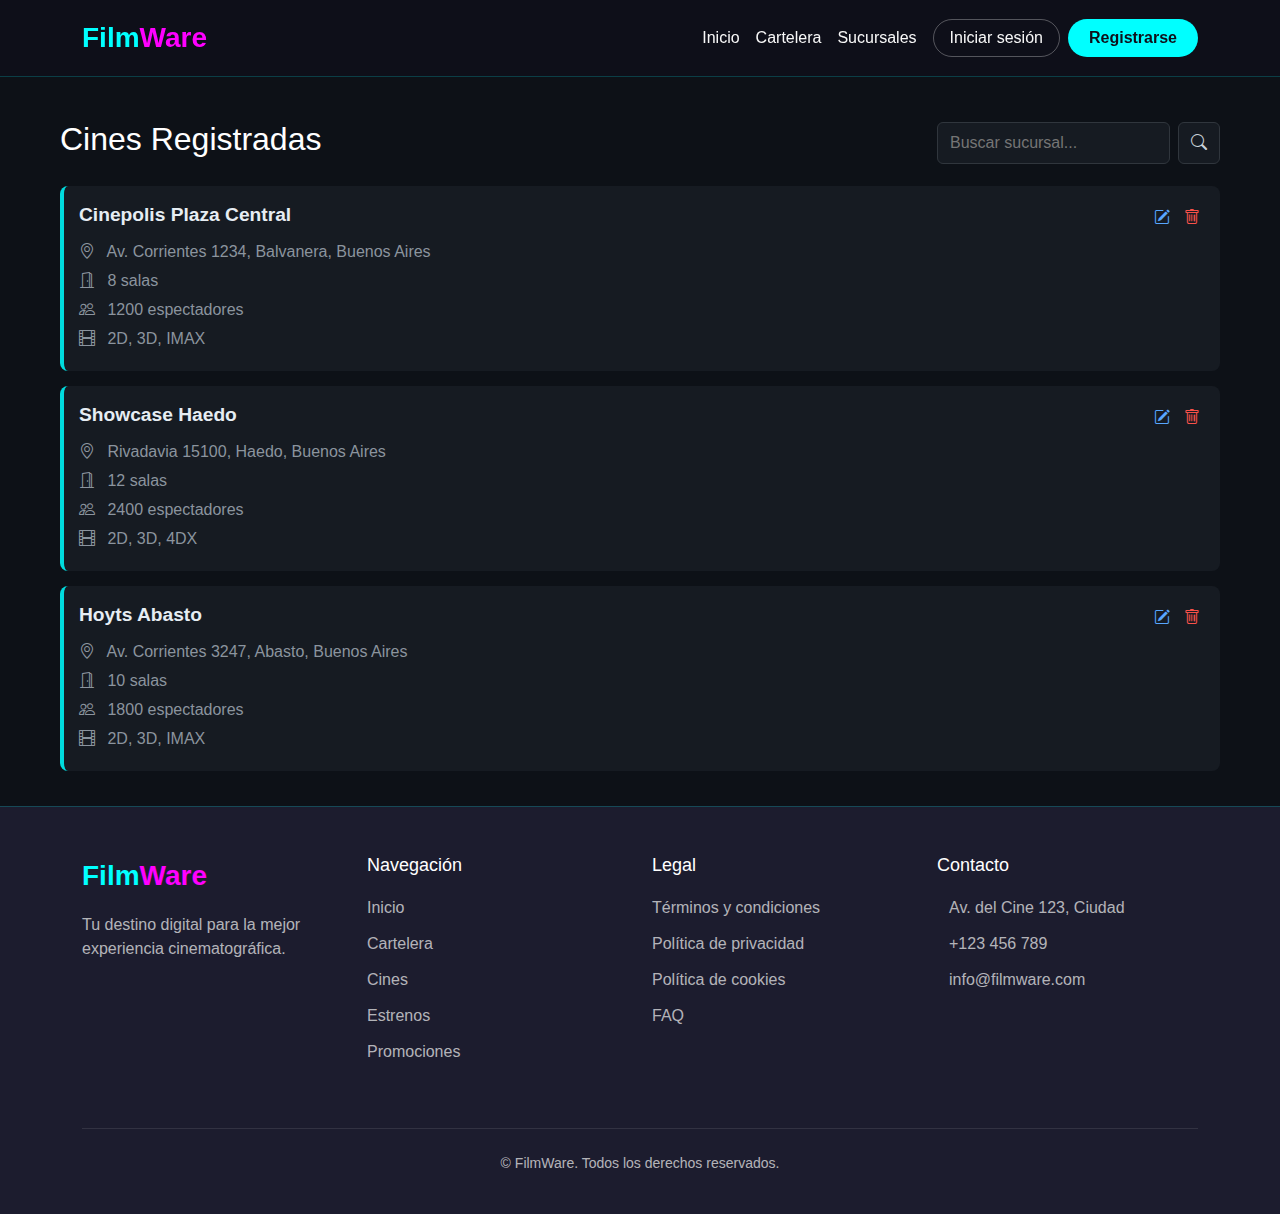
<file: cines-page.html>
<!DOCTYPE html>
<html lang="es">
<head>
    <meta charset="UTF-8">
    <meta name="viewport" content="width=device-width, initial-scale=1.0">
    <title>Cines Registradas</title>
    <link href="https://cdn.jsdelivr.net/npm/bootstrap@5.3.0-alpha1/dist/css/bootstrap.min.css" rel="stylesheet">
    <link rel="stylesheet" href="https://cdn.jsdelivr.net/npm/bootstrap-icons@1.8.1/font/bootstrap-icons.css">
    <link rel="stylesheet" href="componentes/navbar.css">
    <link rel="stylesheet" href="componentes/footer.css">
    <style>
        body {
            background-color: #0d1117;
            color: white;
            font-family: 'Segoe UI', Tahoma, Geneva, Verdana, sans-serif;
        }
        
        .main-container {
            max-width: 1200px;
            margin: 0 auto;
            padding: 20px;
            margin-top: 100px;
        }
        
        .search-box {
            background-color: #161b22;
            border: 1px solid #30363d;
            border-radius: 6px;
            padding: 8px 12px;
            width: 100%;
            color: #c9d1d9;
        }
        
        .search-box:focus {
            outline: none;
            border-color: #58a6ff;
        }
        
        .search-btn {
            background-color: #161b22;
            border: 1px solid #30363d;
            color: #c9d1d9;
        }
        
        .branch-card {
            background-color: #161b22;
            border-radius: 8px;
            padding: 15px;
            margin-bottom: 15px;
            border-left: 4px solid #00dbde;
        }
        
        .branch-name {
            font-size: 1.2rem;
            font-weight: bold;
            margin-bottom: 10px;
            color: #e6edf3;
        }
        
        .branch-info {
            margin-bottom: 5px;
            color: #8b949e;
        }
        
        .branch-info i {
            margin-right: 8px;
            color: #8b949e;
        }
        
        .action-btn {
            color: #58a6ff;
            background: transparent;
            border: none;
            cursor: pointer;
            padding: 5px;
        }
        
        .delete-btn {
            color: #f85149;
        }
        
        .header-container {
            display: flex;
            justify-content: space-between;
            align-items: center;
            margin-bottom: 20px;
        }
    </style>
</head>
<body>
    <!-- Header -->
    <div id="navbar"></div>
    <!-- Main Content -->
    <div class="main-container">
        <!-- Sucursales Section -->
        <div class="header-container">
            <h2>Cines Registradas</h2>
            <div class="search-container d-flex">
                <input type="text" class="search-box" placeholder="Buscar sucursal...">
                <button class="btn search-btn ms-2">
                    <i class="bi bi-search"></i>
                </button>
            </div>
        </div>

        <!-- Branch Cards -->
        <div class="branches-container">
            <!-- Branch 1 -->
            <div class="branch-card">
                <div class="d-flex justify-content-between align-items-start">
                    <div class="branch-name">Cinepolis Plaza Central</div>
                    <div>
                        <button class="action-btn">
                            <i class="bi bi-pencil-square"></i>
                        </button>
                        <button class="action-btn delete-btn">
                            <i class="bi bi-trash"></i>
                        </button>
                    </div>
                </div>
                <div class="branch-info">
                    <i class="bi bi-geo-alt"></i> Av. Corrientes 1234, Balvanera, Buenos Aires
                </div>
                <div class="branch-info">
                    <i class="bi bi-door-open"></i> 8 salas
                </div>
                <div class="branch-info">
                    <i class="bi bi-people"></i> 1200 espectadores
                </div>
                <div class="branch-info">
                    <i class="bi bi-film"></i> 2D, 3D, IMAX
                </div>
            </div>

            <!-- Branch 2 -->
            <div class="branch-card">
                <div class="d-flex justify-content-between align-items-start">
                    <div class="branch-name">Showcase Haedo</div>
                    <div>
                        <button class="action-btn">
                            <i class="bi bi-pencil-square"></i>
                        </button>
                        <button class="action-btn delete-btn">
                            <i class="bi bi-trash"></i>
                        </button>
                    </div>
                </div>
                <div class="branch-info">
                    <i class="bi bi-geo-alt"></i> Rivadavia 15100, Haedo, Buenos Aires
                </div>
                <div class="branch-info">
                    <i class="bi bi-door-open"></i> 12 salas
                </div>
                <div class="branch-info">
                    <i class="bi bi-people"></i> 2400 espectadores
                </div>
                <div class="branch-info">
                    <i class="bi bi-film"></i> 2D, 3D, 4DX
                </div>
            </div>

            <!-- Branch 3 -->
            <div class="branch-card">
                <div class="d-flex justify-content-between align-items-start">
                    <div class="branch-name">Hoyts Abasto</div>
                    <div>
                        <button class="action-btn">
                            <i class="bi bi-pencil-square"></i>
                        </button>
                        <button class="action-btn delete-btn">
                            <i class="bi bi-trash"></i>
                        </button>
                    </div>
                </div>
                <div class="branch-info">
                    <i class="bi bi-geo-alt"></i> Av. Corrientes 3247, Abasto, Buenos Aires
                </div>
                <div class="branch-info">
                    <i class="bi bi-door-open"></i> 10 salas
                </div>
                <div class="branch-info">
                    <i class="bi bi-people"></i> 1800 espectadores
                </div>
                <div class="branch-info">
                    <i class="bi bi-film"></i> 2D, 3D, IMAX
                </div>
            </div>
        </div>
    </div>

    <!-- Footer -->
    <div id="footer"></div>

    <script src="https://cdn.jsdelivr.net/npm/bootstrap@5.3.0-alpha1/dist/js/bootstrap.bundle.min.js"></script>
    <script src="include.js"></script>
    <script>
        document.addEventListener('DOMContentLoaded', function() {
            // Search functionality
            const searchBox = document.querySelector('.search-box');
            const searchBtn = document.querySelector('.search-btn');
            const branchCards = document.querySelectorAll('.branch-card');
            
            function performSearch() {
                const searchTerm = searchBox.value.toLowerCase();
                
                branchCards.forEach(card => {
                    const branchName = card.querySelector('.branch-name').textContent.toLowerCase();
                    const branchAddress = card.querySelector('.branch-info').textContent.toLowerCase();
                    
                    if(branchName.includes(searchTerm) || branchAddress.includes(searchTerm)) {
                        card.style.display = 'block';
                    } else {
                        card.style.display = 'none';
                    }
                });
            }
            
            searchBtn.addEventListener('click', performSearch);
            searchBox.addEventListener('keyup', function(e) {
                if(e.key === 'Enter') {
                    performSearch();
                }
            });
        });
    </script>
</body>
</html>
</file>
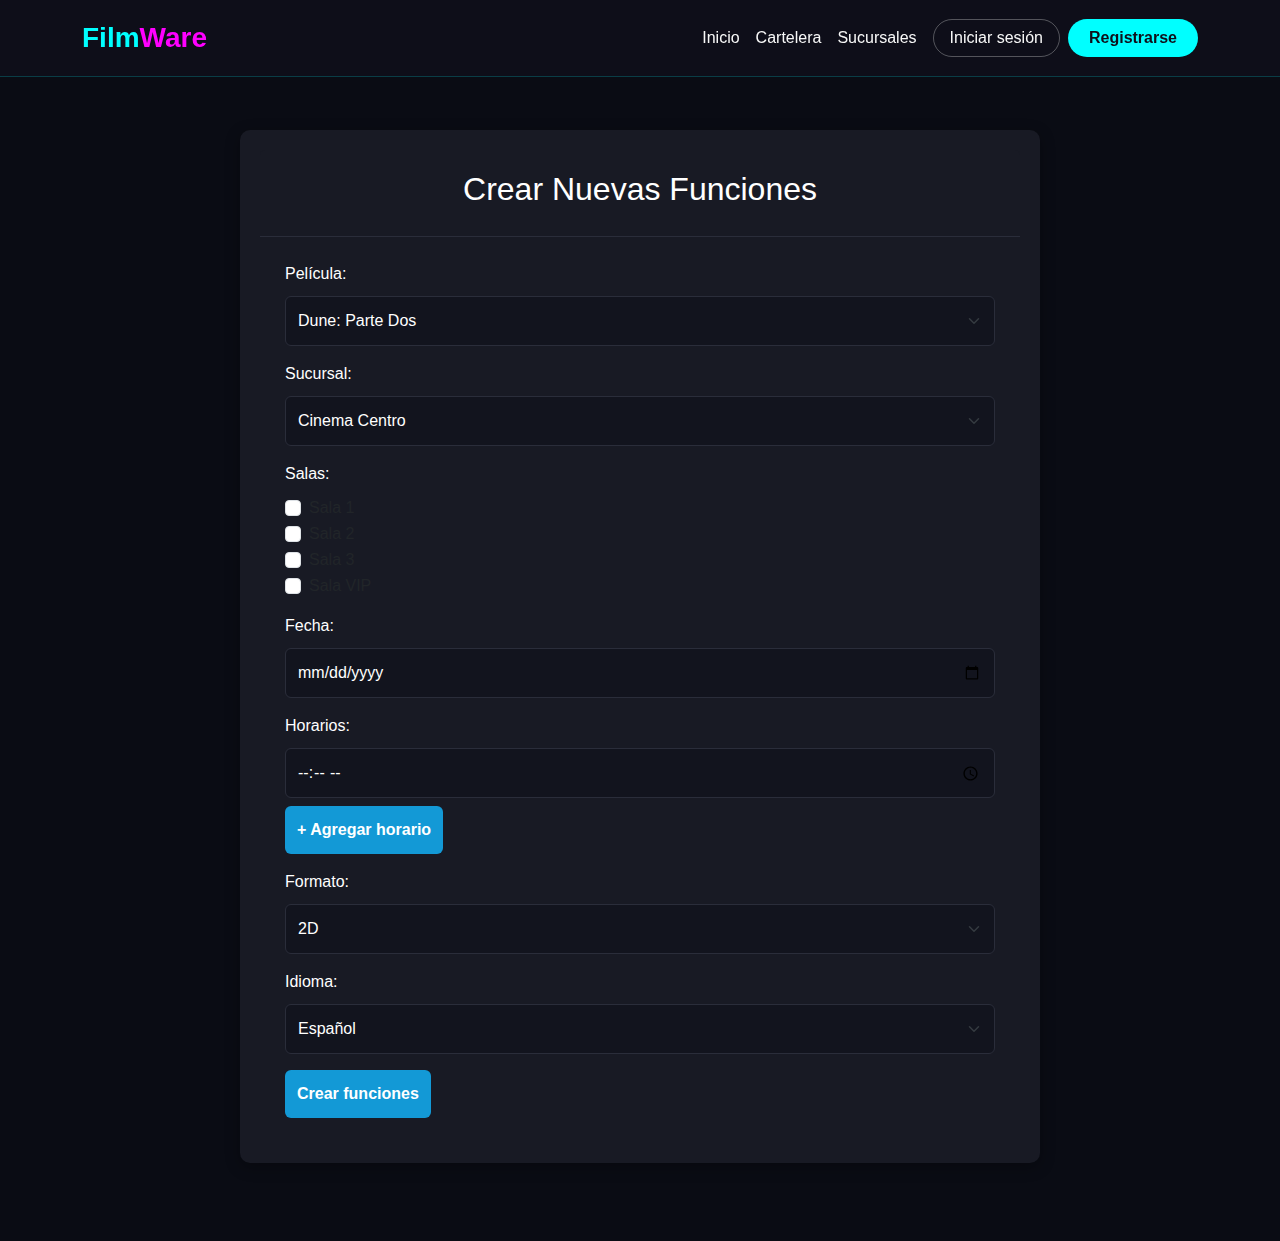
<file: formulario-funciones.html>
<!DOCTYPE html>
<html lang="es">
<head>
  <meta charset="UTF-8" />
  <meta name="viewport" content="width=device-width, initial-scale=1.0" />
  <title>Crear Funciones Múltiples</title>
  <link href="https://cdn.jsdelivr.net/npm/bootstrap@5.3.0-alpha1/dist/css/bootstrap.min.css" rel="stylesheet">
  <link rel="stylesheet" href="componentes/navbar.css">
  <style>
    body {
      background-color: #0a0c14;
      color: #ffffff;
      font-family: Arial, sans-serif;
      margin-top: 100px;
    }
  
    .form-card {
      background-color: #181a24;
      border: none;
      border-radius: 10px;
      box-shadow: 0 4px 15px rgba(0, 0, 0, 0.3);
      padding: 20px;
      margin: 30px auto;
      max-width: 800px;
    }
  
    .card-header {
      background-color: #181a24;
      border-bottom: 1px solid #2a2d3a;
      padding: 20px;
      color: #ffffff;
    }
  
    .card-body {
      padding: 25px;
    }
  
    .form-label {
      color: #ffffff;
      font-weight: 500;
      margin-bottom: 10px;
    }
  
    .form-control,
    .form-select {
      background-color: #12141e;
      border: 1px solid #2a2d3a;
      color: #ffffff;
      padding: 12px;
      border-radius: 6px;
    }
  
    .form-control:focus,
    .form-select:focus {
      background-color: #12141e;
      border-color: #1399d6;
      box-shadow: 0 0 0 0.25rem rgba(19, 153, 214, 0.25);
      color: #ffffff;
    }
  
    /* Botones */
    .btn-guardar,
    .btn-agregar,
    .btn-submit {
      background-color: #1399d6;
      border: none;
      color: white;
      padding: 12px;
      font-weight: 600;
      border-radius: 6px;
      transition: background-color 0.3s;
    }
  
    .btn-guardar:hover,
    .btn-agregar:hover,
    .btn-submit:hover {
      background-color: #0f7bad;
      color: white;
    }
  
    /* Estilización para los botones de formato */
    .format-options {
      display: flex;
      flex-wrap: wrap;
      gap: 10px;
      margin-top: 10px;
    }
  
    .format-option {
      background-color: #12141e;
      border: 1px solid #2a2d3a;
      border-radius: 5px;
      padding: 8px 15px;
      cursor: pointer;
      transition: all 0.3s;
    }
  
    .format-option.active {
      background-color: #1399d6;
      border-color: #1399d6;
    }
  
    /* Vista previa de la imagen */
    .image-preview {
      width: 100%;
      height: 300px;
      background-color: #12141e;
      border-radius: 8px;
      display: flex;
      align-items: center;
      justify-content: center;
      overflow: hidden;
      margin-bottom: 15px;
      border: 1px dashed #2a2d3a;
    }
  
    .image-preview img {
      max-width: 100%;
      max-height: 100%;
      object-fit: contain;
    }
  
    .star-rating {
      margin-bottom: 15px;
    }
  
    .star-rating .bi-star-fill {
      color: #1399d6;
      cursor: pointer;
      font-size: 24px;
    }
  
    .upload-label {
      display: block;
      background-color: #1399d6;
      color: white;
      padding: 10px 15px;
      text-align: center;
      border-radius: 6px;
      cursor: pointer;
      transition: background-color 0.3s;
    }
  
    .upload-label:hover {
      background-color: #0f7bad;
    }
  
    .tag-container {
      display: flex;
      flex-wrap: wrap;
      gap: 8px;
      margin-top: 10px;
    }
  
    .tag {
      background-color: #1399d6;
      color: white;
      padding: 5px 10px;
      border-radius: 4px;
      display: flex;
      align-items: center;
    }
  
    .tag .remove-tag {
      margin-left: 6px;
      cursor: pointer;
    }
  
    .genre-tag {
      display: inline-block;
      background-color: #1399d6;
      color: white;
      padding: 4px 12px;
      border-radius: 4px;
      margin-right: 8px;
      margin-bottom: 8px;
      cursor: pointer;
    }
  
    /* Responsive */
    @media (max-width: 768px) {
      .card-body {
        padding: 15px;
      }
    }
  </style>
</head>

<body>
  <!-- Header -->
  <div id="navbar"></div>
  
  <!-- Container -->
  <div class="container">
    <div class="row justify-content-center mt-5 mb-5">
      <div class="col-lg-10">
        <div class="card form-card">
    
          <div class="card-header">
            <h2 class="text-center">Crear Nuevas Funciones</h2>
          </div>
          <!-- <h2 class="text-center mb-4">Crear Nuevas Funciones</h2> -->
          <div class="card-body">
            <form id="form-funcion">
              <div class="mb-3">
                <label class="form-label">Película:</label>
                <select id="pelicula" class="form-select" required></select>
              </div>
              <div class="mb-3">
                <label class="form-label">Sucursal:</label>
                <select id="sucursal" class="form-select" required></select>
              </div>
              <div class="mb-3">
                <label class="form-label">Salas:</label>
                  <div id="salas-container" class="mb-3">
                    <!-- Checkboxes generados dinámicamente -->
                  </div>
              </div>
              <div class="mb-3">
                <label class="form-label">Fecha:</label>
                <input type="date" id="fecha" class="form-control" required />
              </div>
              <div class="mb-3">
                <label class="form-label">Horarios:</label>
                <div id="horarios-container">
                  <input type="time" name="horarios[]" class="form-control mb-2" />
                </div>
                <button type="button" class="btn-agregar" onclick="agregarHorario()">+ Agregar horario</button>
              </div>
              <div class="mb-3">
                <label class="form-label">Formato:</label>
                <select id="formato" class="form-select" required>
                  <option value="2D">2D</option>
                  <option value="3D">3D</option>
                  <option value="IMAX">IMAX</option>
                </select>
              </div>
              <div class="mb-3">
                <label class="form-label">Idioma:</label>
                <select id="idioma" class="form-select" required>
                  <option value="Español">Español</option>
                  <option value="Subtitulado">Subtitulado</option>
                  <option value="Inglés">Inglés</option>
                </select>
              </div>
              <button type="submit" class="btn-submit">Crear funciones</button>
            </form>
          </div>
        </div>
      </div>
    </div>
  </div>

  <script src="include.js"></script>
  <script>
    const peliculas = [{ id: 1, nombre: "Dune: Parte Dos" }, { id: 2, nombre: "Deadpool & Wolverine" }];
    const sucursales = [{ id: 1, nombre: "Cinema Centro" }, { id: 2, nombre: "Megaplex Norte" }];
    const salasPorSucursal = {
      1: [{ id: 1, nombre: "Sala 1" }, { id: 2, nombre: "Sala 2" }],
      2: [{ id: 3, nombre: "Sala 1" }, { id: 4, nombre: "Sala 2" }]
    };

    function cargarOpciones(id, data) {
      const select = document.getElementById(id);
      select.innerHTML = '';
      data.forEach(item => {
        const option = document.createElement('option');
        option.value = item.id;
        option.textContent = item.nombre;
        select.appendChild(option);
      });
    } 

    // --------------------------------------------
    // Simular carga de salas desde base de datos
    const salas = [
      { id: 1, nombre: 'Sala 1' },
      { id: 2, nombre: 'Sala 2' },
      { id: 3, nombre: 'Sala 3' },
      { id: 4, nombre: 'Sala VIP' }
    ];

    function cargarSalasCheckbox() {
      const container = document.getElementById('salas-container');
      salas.forEach(sala => {
        const div = document.createElement('div');
        div.className = 'form-check';

        const input = document.createElement('input');
        input.className = 'form-check-input';
        input.type = 'checkbox';
        input.value = sala.id;
        input.id = `sala-${sala.id}`;
        input.name = 'salas[]';

        const label = document.createElement('label');
        label.className = 'form-check-label';
        label.setAttribute('for', input.id);
        label.textContent = sala.nombre;

        div.appendChild(input);
        div.appendChild(label);
        container.appendChild(div);
      });
    }

    function agregarHorario() {
      const container = document.getElementById('horarios-container');
      const input = document.createElement('input');
      input.type = "time";
      input.name = "horarios[]";
      input.className = "form-control mb-2";
      container.appendChild(input);
    }

    document.getElementById('sucursal').addEventListener('change', function () {
      const salas = salasPorSucursal[this.value] || [];
      cargarOpciones('salas', salas);
    });

    document.getElementById('form-funcion').addEventListener('submit', function (e) {
      e.preventDefault();
      const pelicula = document.getElementById('pelicula').value;
      const sucursal = document.getElementById('sucursal').value;
      const salas = Array.from(document.getElementById('salas').selectedOptions).map(o => o.value);
      const fecha = document.getElementById('fecha').value;
      const formato = document.getElementById('formato').value;
      const idioma = document.getElementById('idioma').value;
      const horarios = Array.from(document.querySelectorAll('[name="horarios[]"]')).map(input => input.value);

      console.log("Funciones a crear:");
      salas.forEach(sala => {
        horarios.forEach(hora => {
          console.log({ pelicula, sucursal, sala, fecha, hora, formato, idioma });
        });
      });
    });

    document.addEventListener('DOMContentLoaded', () => {
      cargarOpciones('pelicula', peliculas);
      cargarOpciones('sucursal', sucursales);
      cargarSalasCheckbox();
    });

  </script>
</body>
</html>
</file>
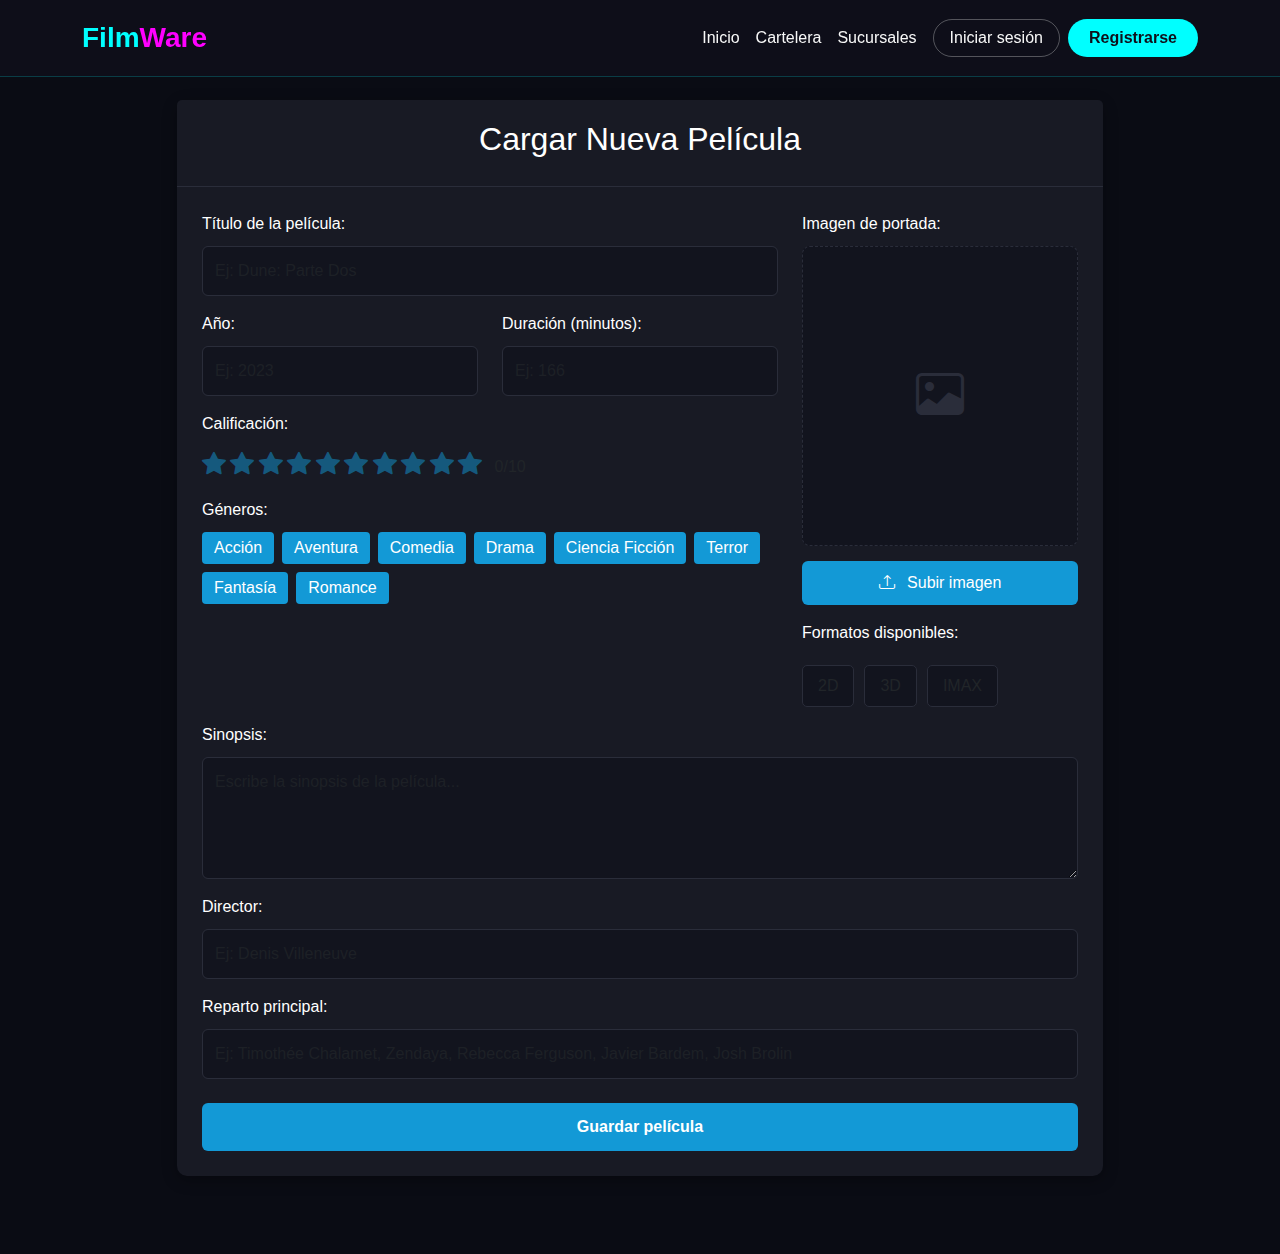
<file: formulario-peliculas.html>
<!DOCTYPE html>
<html lang="es">
<head>
    <meta charset="UTF-8">
    <meta name="viewport" content="width=device-width, initial-scale=1.0">
    <title>Sistema de Gestión de Películas</title>
    <link href="https://cdn.jsdelivr.net/npm/bootstrap@5.3.0-alpha1/dist/css/bootstrap.min.css" rel="stylesheet">
    <link rel="stylesheet" href="https://cdn.jsdelivr.net/npm/bootstrap-icons@1.11.1/font/bootstrap-icons.css">
    <link rel="stylesheet" href="componentes/navbar.css">
    <style>
        body {
            background-color: #0a0c14;
            color: #ffffff;
            font-family: Arial, sans-serif;
            margin-top: 100px;
        }

        .form-card {
            background-color: #181a24;
            border: none;
            border-radius: 10px;
            box-shadow: 0 4px 15px rgba(0, 0, 0, 0.3);
            margin-bottom: 30px;
        }

        .card-header {
            background-color: #181a24;
            border-bottom: 1px solid #2a2d3a;
            padding: 20px;
            color: #ffffff;
        }

        .card-body {
            padding: 25px;
        }

        /* Estilización de formularios */
        .form-label {
            color: #ffffff;
            font-weight: 500;
            margin-bottom: 10px;
        }

        .form-control, .form-select {
            background-color: #12141e;
            border: 1px solid #2a2d3a;
            color: #ffffff;
            padding: 12px;
            border-radius: 6px;
        }

        .form-control:focus, .form-select:focus {
            background-color: #12141e;
            border-color: #1399d6;
            box-shadow: 0 0 0 0.25rem rgba(19, 153, 214, 0.25);
            color: #ffffff;
        }

        /* Botón principal */
        .btn-guardar {
            background-color: #1399d6;
            border: none;
            color: white;
            padding: 12px;
            font-weight: 600;
            border-radius: 6px;
            transition: background-color 0.3s;
        }

        .btn-guardar:hover {
            background-color: #0f7bad;
            color: white;
        }

        /* Estilización para los botones de formato */
        .format-options {
            display: flex;
            flex-wrap: wrap;
            gap: 10px;
            margin-top: 10px;
        }

        .format-option {
            background-color: #12141e;
            border: 1px solid #2a2d3a;
            border-radius: 5px;
            padding: 8px 15px;
            cursor: pointer;
            transition: all 0.3s;
        }

        .format-option.active {
            background-color: #1399d6;
            border-color: #1399d6;
        }

        /* Vista previa de la imagen */
        .image-preview {
            width: 100%;
            height: 300px;
            background-color: #12141e;
            border-radius: 8px;
            display: flex;
            align-items: center;
            justify-content: center;
            overflow: hidden;
            margin-bottom: 15px;
            border: 1px dashed #2a2d3a;
        }

        .image-preview img {
            max-width: 100%;
            max-height: 100%;
            object-fit: contain;
        }

        .star-rating {
            margin-bottom: 15px;
        }

        .star-rating .bi-star-fill {
            color: #1399d6;
            cursor: pointer;
            font-size: 24px;
        }

        .upload-label {
            display: block;
            background-color: #1399d6;
            color: white;
            padding: 10px 15px;
            text-align: center;
            border-radius: 6px;
            cursor: pointer;
            transition: background-color 0.3s;
        }

        .upload-label:hover {
            background-color: #0f7bad;
        }

        .tag-container {
            display: flex;
            flex-wrap: wrap;
            gap: 8px;
            margin-top: 10px;
        }

        .tag {
            background-color: #1399d6;
            color: white;
            padding: 5px 10px;
            border-radius: 4px;
            display: flex;
            align-items: center;
        }

        .tag .remove-tag {
            margin-left: 6px;
            cursor: pointer;
        }

        .genre-tag {
            display: inline-block;
            background-color: #1399d6;
            color: white;
            padding: 4px 12px;
            border-radius: 4px;
            margin-right: 8px;
            margin-bottom: 8px;
            cursor: pointer;
        }

        /* Responsive */
        @media (max-width: 768px) {
            .card-body {
                padding: 15px;
            }
        }
    </style>
</head>
<body>
    <!-- Header -->
    <div id="navbar"></div>

    <!-- Container -->
    <div class="container">
        <div class="row justify-content-center mt-5 mb-5">
            <div class="col-lg-10">
                <div class="card form-card">
                    <div class="card-header">
                        <h2 class="text-center">Cargar Nueva Película</h2>
                    </div>
                    <div class="card-body">
                        <form id="form-pelicula">
                            <div class="row">
                                <div class="col-md-8">
                                    <!-- Información básica de la película -->
                                    <div class="mb-3">
                                        <label for="titulo" class="form-label">Título de la película:</label>
                                        <input type="text" id="titulo" class="form-control" required placeholder="Ej: Dune: Parte Dos">
                                    </div>
                                    
                                    <div class="row">
                                        <div class="col-md-6 mb-3">
                                            <label for="anio" class="form-label">Año:</label>
                                            <input type="number" id="anio" class="form-control" required min="1900" max="2100" placeholder="Ej: 2023">
                                        </div>
                                        
                                        <div class="col-md-6 mb-3">
                                            <label for="duracion" class="form-label">Duración (minutos):</label>
                                            <input type="number" id="duracion" class="form-control" required min="1" placeholder="Ej: 166">
                                        </div>
                                    </div>
                                    
                                    <div class="mb-3">
                                        <label class="form-label">Calificación:</label>
                                        <div class="star-rating" id="calificacion">
                                            <i class="bi bi-star-fill" data-value="1"></i>
                                            <i class="bi bi-star-fill" data-value="2"></i>
                                            <i class="bi bi-star-fill" data-value="3"></i>
                                            <i class="bi bi-star-fill" data-value="4"></i>
                                            <i class="bi bi-star-fill" data-value="5"></i>
                                            <i class="bi bi-star-fill" data-value="6"></i>
                                            <i class="bi bi-star-fill" data-value="7"></i>
                                            <i class="bi bi-star-fill" data-value="8"></i>
                                            <i class="bi bi-star-fill" data-value="9"></i>
                                            <i class="bi bi-star-fill" data-value="10"></i>
                                            <span class="ms-2" id="rating-value">0/10</span>
                                            <input type="hidden" id="rating-input" name="rating" value="0">
                                        </div>
                                    </div>
                                    
                                    <div class="mb-3">
                                        <label class="form-label">Géneros:</label>
                                        <div class="d-flex flex-wrap mb-2">
                                            <div class="genre-tag" data-genre="Acción">Acción</div>
                                            <div class="genre-tag" data-genre="Aventura">Aventura</div>
                                            <div class="genre-tag" data-genre="Comedia">Comedia</div>
                                            <div class="genre-tag" data-genre="Drama">Drama</div>
                                            <div class="genre-tag" data-genre="Ciencia Ficción">Ciencia Ficción</div>
                                            <div class="genre-tag" data-genre="Terror">Terror</div>
                                            <div class="genre-tag" data-genre="Fantasía">Fantasía</div>
                                            <div class="genre-tag" data-genre="Romance">Romance</div>
                                        </div>
                                        <div class="tag-container" id="selected-genres"></div>
                                        <input type="hidden" id="generos-input" name="generos" value="">
                                    </div>
                                </div>
                                
                                <div class="col-md-4">
                                    <!-- Imagen de portada -->
                                    <div class="mb-3">
                                        <label class="form-label">Imagen de portada:</label>
                                        <div class="image-preview" id="image-preview">
                                            <i class="bi bi-image" style="font-size: 3rem; color: #2a2d3a;"></i>
                                        </div>
                                        <label for="poster" class="upload-label">
                                            <i class="bi bi-upload me-2"></i> Subir imagen
                                        </label>
                                        <input type="file" id="poster" class="form-control d-none" accept="image/*">
                                    </div>

                                    <!-- Formatos disponibles -->
                                    <div class="mb-3">
                                        <label class="form-label">Formatos disponibles:</label>
                                        <div class="format-options">
                                            <div class="format-option" data-format="2D">2D</div>
                                            <div class="format-option" data-format="3D">3D</div>
                                            <div class="format-option" data-format="IMAX">IMAX</div>
                                        </div>
                                        <input type="hidden" id="formatos-input" name="formatos" value="">
                                    </div>
                                </div>
                            </div>
                            
                            <div class="mb-3">
                                <label for="sinopsis" class="form-label">Sinopsis:</label>
                                <textarea id="sinopsis" class="form-control" rows="4" required placeholder="Escribe la sinopsis de la película..."></textarea>
                            </div>
                            
                            <div class="mb-3">
                                <label for="director" class="form-label">Director:</label>
                                <input type="text" id="director" class="form-control" required placeholder="Ej: Denis Villeneuve">
                            </div>
                            
                            <div class="mb-3">
                                <label for="reparto" class="form-label">Reparto principal:</label>
                                <input type="text" id="reparto" class="form-control" required placeholder="Ej: Timothée Chalamet, Zendaya, Rebecca Ferguson, Javier Bardem, Josh Brolin">
                            </div>
                            
                            <div class="d-grid gap-2 mt-4">
                                <button type="submit" class="btn btn-guardar">Guardar película</button>
                            </div>
                        </form>
                    </div>
                </div>
            </div>
        </div>
    </div>

    <script src="https://cdn.jsdelivr.net/npm/bootstrap@5.3.0-alpha1/dist/js/bootstrap.bundle.min.js"></script>
    <script src="include.js"></script>
    <script>
        document.addEventListener('DOMContentLoaded', function() {
            // Funcionalidad para la vista previa de imagen
            const imageInput = document.getElementById('poster');
            const imagePreview = document.getElementById('image-preview');
            
            imageInput.addEventListener('change', function() {
                const file = this.files[0];
                if (file) {
                    const reader = new FileReader();
                    reader.onload = function(e) {
                        // Limpiar el contenido actual
                        imagePreview.innerHTML = '';
                        
                        // Crear la imagen y mostrarla
                        const img = document.createElement('img');
                        img.src = e.target.result;
                        imagePreview.appendChild(img);
                    };
                    reader.readAsDataURL(file);
                }
            });
            
            // Funcionalidad para la calificación con estrellas
            const stars = document.querySelectorAll('.star-rating .bi-star-fill');
            const ratingValue = document.getElementById('rating-value');
            const ratingInput = document.getElementById('rating-input');
            
            stars.forEach(star => {
                star.addEventListener('click', function() {
                    const value = parseInt(this.getAttribute('data-value'));
                    ratingInput.value = value;
                    ratingValue.textContent = value + '/10';
                    
                    // Actualizar la apariencia de las estrellas
                    stars.forEach(s => {
                        const starValue = parseInt(s.getAttribute('data-value'));
                        if (starValue <= value) {
                            s.style.opacity = '1';
                        } else {
                            s.style.opacity = '0.5';
                        }
                    });
                });
                
                // Inicialmente, todas las estrellas están atenuadas
                star.style.opacity = '0.5';
            });
            
            // Funcionalidad para seleccionar formatos
            const formatOptions = document.querySelectorAll('.format-option');
            const formatosInput = document.getElementById('formatos-input');
            const selectedFormats = new Set();
            
            formatOptions.forEach(option => {
                option.addEventListener('click', function() {
                    const format = this.getAttribute('data-format');
                    
                    if (selectedFormats.has(format)) {
                        selectedFormats.delete(format);
                        this.classList.remove('active');
                    } else {
                        selectedFormats.add(format);
                        this.classList.add('active');
                    }
                    
                    formatosInput.value = Array.from(selectedFormats).join(',');
                });
            });
            
            // Funcionalidad para seleccionar géneros
            const genreTags = document.querySelectorAll('.genre-tag');
            const selectedGenresContainer = document.getElementById('selected-genres');
            const generosInput = document.getElementById('generos-input');
            const selectedGenres = new Set();
            
            genreTags.forEach(tag => {
                tag.addEventListener('click', function() {
                    const genre = this.getAttribute('data-genre');
                    
                    if (selectedGenres.has(genre)) {
                        // Ya está seleccionado, no hacer nada
                        return;
                    }
                    
                    selectedGenres.add(genre);
                    
                    // Crear el tag visual
                    const tagElement = document.createElement('div');
                    tagElement.className = 'tag';
                    tagElement.innerHTML = `${genre} <span class="remove-tag" data-genre="${genre}">×</span>`;
                    selectedGenresContainer.appendChild(tagElement);
                    
                    // Actualizar el input oculto
                    generosInput.value = Array.from(selectedGenres).join(',');
                    
                    // Añadir evento para eliminar tag
                    tagElement.querySelector('.remove-tag').addEventListener('click', function() {
                        const genreToRemove = this.getAttribute('data-genre');
                        selectedGenres.delete(genreToRemove);
                        this.parentElement.remove();
                        generosInput.value = Array.from(selectedGenres).join(',');
                    });
                });
            });
            
            // Manejar el envío del formulario
            document.getElementById('form-pelicula').addEventListener('submit', function(event) {
                event.preventDefault();
                
                // Obtener todos los valores del formulario
                const titulo = document.getElementById('titulo').value;
                const anio = document.getElementById('anio').value;
                const duracion = document.getElementById('duracion').value;
                const calificacion = document.getElementById('rating-input').value;
                const generos = document.getElementById('generos-input').value;
                const sinopsis = document.getElementById('sinopsis').value;
                const director = document.getElementById('director').value;
                const reparto = document.getElementById('reparto').value;
                const formatos = document.getElementById('formatos-input').value;
                
                // Validación básica
                if (!titulo || !anio || !duracion || !sinopsis || !director || !reparto) {
                    alert('Por favor, completa todos los campos obligatorios.');
                    return;
                }
                
                if (generos === '') {
                    alert('Por favor, selecciona al menos un género.');
                    return;
                }
                
                if (formatos === '') {
                    alert('Por favor, selecciona al menos un formato disponible.');
                    return;
                }
                
                // Crear objeto con los datos de la película
                const nuevaPelicula = {
                    titulo,
                    anio,
                    duracion,
                    calificacion,
                    generos: generos.split(','),
                    sinopsis,
                    director,
                    reparto: reparto.split(',').map(actor => actor.trim()),
                    formatos: formatos.split(',')
                };
                
                // Aquí se enviarían los datos al servidor
                console.log('Nueva película registrada:', nuevaPelicula);
                
                // Mostrar mensaje de éxito
                alert(`Película "${titulo}" registrada correctamente.`);
                
                // Resetear el formulario
                this.reset();
                
                // Resetear los componentes personalizados
                imagePreview.innerHTML = '<i class="bi bi-image" style="font-size: 3rem; color: #2a2d3a;"></i>';
                
                stars.forEach(star => {
                    star.style.opacity = '0.5';
                });
                
                ratingValue.textContent = '0/10';
                ratingInput.value = '0';
                
                selectedGenresContainer.innerHTML = '';
                selectedGenres.clear();
                generosInput.value = '';
                
                formatOptions.forEach(option => {
                    option.classList.remove('active');
                });
                
                selectedFormats.clear();
                formatosInput.value = '';
            });
        });
    </script>
</body>
</html>
</file>
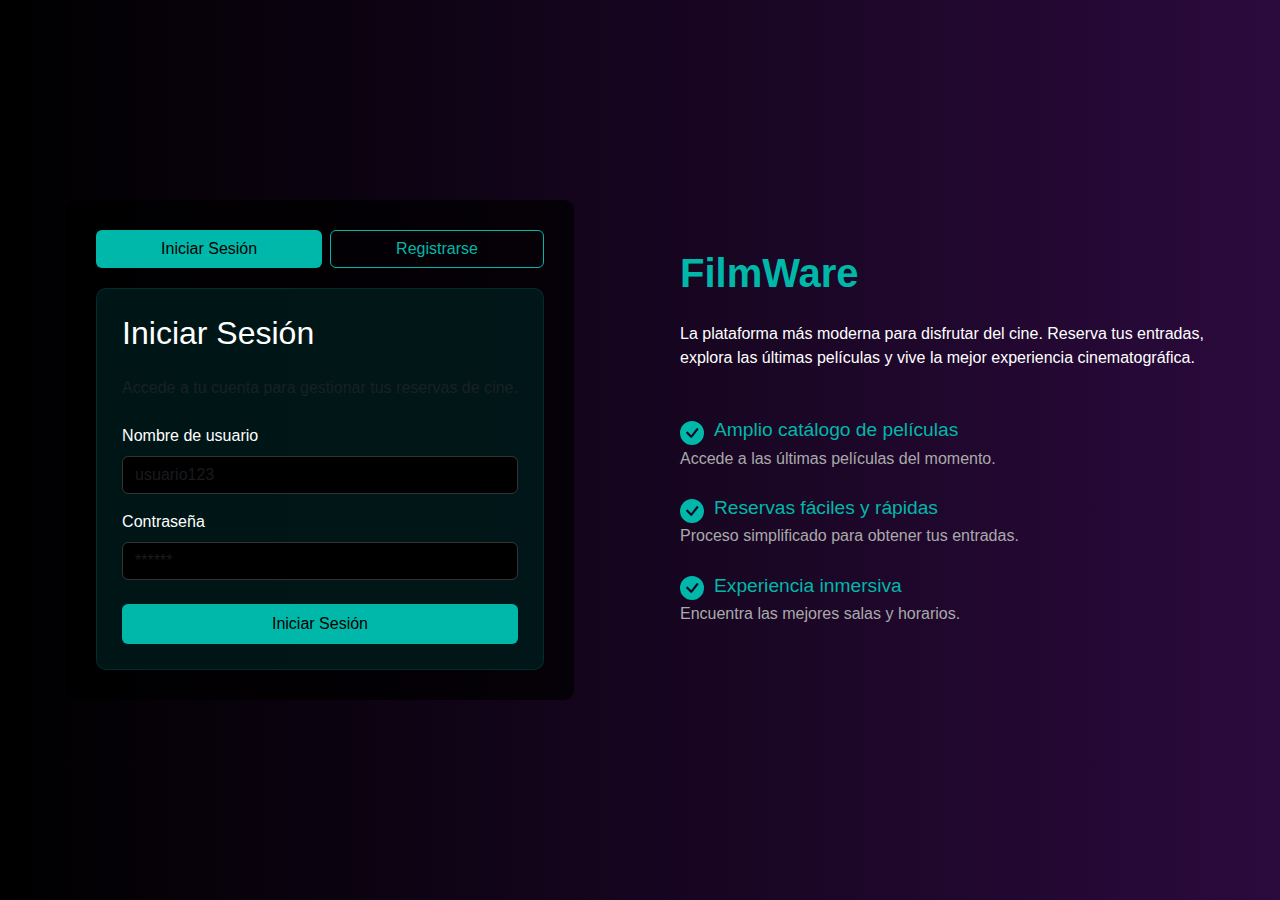
<file: login.html>
<!DOCTYPE html>
<html lang="es">
<head>
    <meta charset="UTF-8">
    <meta name="viewport" content="width=device-width, initial-scale=1.0">
    <title>CinePulse - Plataforma de Cine</title>
    <!-- Bootstrap CSS -->
    <link href="https://cdnjs.cloudflare.com/ajax/libs/bootstrap/5.3.0/css/bootstrap.min.css" rel="stylesheet">
    <!-- Custom CSS -->
    <!-- <link rel="stylesheet" href="style_login.css"> -->
    <style>
        body {
            background: linear-gradient(to right, #000000, #2b0a3d);
            color: white;
            font-family: 'Segoe UI', Tahoma, Geneva, Verdana, sans-serif;
            height: 100vh;
        }

        .main-container {
            height: 100vh;
        }

        .login-section {
            background-color: rgba(0, 0, 0, 0.7);
            border-radius: 10px;
            padding: 30px;
        }

        .login-form {
            background-color: rgba(0, 31, 31, 0.7);
            border-radius: 10px;
            padding: 25px;
            border: 1px solid rgba(0, 255, 255, 0.1);
        }

        .top-buttons {
            margin-bottom: 20px;
        }

        .btn-custom-teal {
            background-color: #00b8a9;
            border: none;
            color: rgb(0, 0, 0);
            transition: all 0.3s;
        }

        .btn-custom-teal:hover {
            background-color: #019e91;
            color: rgb(0, 0, 0);
        }

        .btn-outline-teal {
            border: 1px solid #00b8a9;
            color: #00b8a9;
            background: transparent;
            transition: all 0.3s;
        }

        .btn-outline-teal:hover {
            background-color: #00b8a9;
            color: white;
        }

        .form-control {
            background-color: #000;
            border: 1px solid #333;
            color: white;
        }

        .form-control:focus {
            background-color: #000;
            border-color: #00b8a9;
            box-shadow: none;
            color: white;
        }

        .info-section {
            padding: 40px;
        }

        .title {
            font-size: 2.5rem;
            color: #00b8a9;
            margin-bottom: 25px;
            font-weight: bold;
        }

        .feature-icon {
            color: #00b8a9;
            margin-right: 10px;
            font-size: 1.2rem;
        }

        .feature-title {
            font-size: 1.2rem;
            color: #00b8a9;
            margin-bottom: 5px;
        }

        .feature-description {
            color: #aaa;
            margin-bottom: 25px;
        }

        .feature-item {
            margin-bottom: 20px;
        }
    </style>
</head>
<body>
    <div class="container-fluid main-container">
        <div class="row h-100">
            <!-- Login Section (Left) -->
            <div class="col-md-6 d-flex align-items-center justify-content-center">
                <div class="login-section">
                    <div class="top-buttons d-flex">
                        <button class="btn btn-custom-teal flex-grow-1 me-2" id="loginTabBtn">Iniciar Sesión</button>
                        <button class="btn btn-outline-teal flex-grow-1" id="registerTabBtn">Registrarse</button>
                    </div>
                    
                    <!-- Login Form -->
                    <div class="login-form" id="loginForm">
                        <h2 class="mb-4">Iniciar Sesión</h2>
                        <p class="text-muted mb-4">Accede a tu cuenta para gestionar tus reservas de cine.</p>
                        
                        <form id="loginFormEl">
                            <div class="mb-3">
                                <label for="username" class="form-label">Nombre de usuario</label>
                                <input type="text" class="form-control" id="username" placeholder="usuario123">
                            </div>
                            
                            <div class="mb-4">
                                <label for="password" class="form-label">Contraseña</label>
                                <input type="password" class="form-control" id="password" placeholder="******">
                            </div>
                            
                            <button type="submit" class="btn btn-custom-teal w-100 py-2">Iniciar Sesión</button>
                        </form>
                    </div>
                    
                    <!-- Register Form -->
                    <div class="login-form" id="registerForm" style="display: none;">
                        <h2 class="mb-4">Crear Cuenta</h2>
                        <p class="text-muted mb-4">Regístrate para empezar a disfrutar de nuestras películas.</p>
                        
                        <form id="registerFormEl">
                            <div class="mb-3">
                                <label for="fullName" class="form-label">Nombre completo</label>
                                <input type="text" class="form-control" id="fullName" placeholder="Juan Pérez">
                            </div>
                            
                            <div class="mb-3">
                                <label for="email" class="form-label">Correo electrónico</label>
                                <input type="email" class="form-control" id="email" placeholder="correo@ejemplo.com">
                            </div>
                            
                            <div class="mb-3">
                                <label for="registerUsername" class="form-label">Nombre de usuario</label>
                                <input type="text" class="form-control" id="registerUsername" placeholder="usuario123">
                            </div>
                            
                            <div class="mb-3">
                                <label for="registerPassword" class="form-label">Contraseña</label>
                                <input type="password" class="form-control" id="registerPassword" placeholder="******">
                            </div>
                            
                            <div class="mb-3">
                                <label for="confirmPassword" class="form-label">Confirmar contraseña</label>
                                <input type="password" class="form-control" id="confirmPassword" placeholder="******">
                            </div>
                            
                            <div class="mb-4">
                                <label for="userType" class="form-label">Tipo de usuario</label>
                                <select class="form-select" id="userType" style="background-color: #000; color: white; border: 1px solid #333;">
                                    <option selected>Cliente</option>
                                    <option>Administrador</option>
                                    <option>Empleado</option>
                                </select>
                            </div>
                            
                            <button type="submit" class="btn btn-custom-teal w-100 py-2">Registrarse</button>
                        </form>
                    </div>
                </div>
            </div>
            
            <!-- Info Section (Right) -->
            <div class="col-md-6 info-section d-flex align-items-center">
                <div>
                    <h1 class="title">FilmWare</h1>
                    <p class="mb-5">La plataforma más moderna para disfrutar del cine. Reserva tus entradas, explora las últimas películas y vive la mejor experiencia cinematográfica.</p>
                    
                    <div class="features">
                        <div class="feature-item">
                            <div class="d-flex align-items-center">
                                <span class="feature-icon">
                                    <svg xmlns="http://www.w3.org/2000/svg" width="24" height="24" fill="currentColor" class="bi bi-check-circle-fill" viewBox="0 0 16 16">
                                        <path d="M16 8A8 8 0 1 1 0 8a8 8 0 0 1 16 0zm-3.97-3.03a.75.75 0 0 0-1.08.022L7.477 9.417 5.384 7.323a.75.75 0 0 0-1.06 1.06L6.97 11.03a.75.75 0 0 0 1.079-.02l3.992-4.99a.75.75 0 0 0-.01-1.05z"/>
                                    </svg>
                                </span>
                                <h3 class="feature-title">Amplio catálogo de películas</h3>
                            </div>
                            <p class="feature-description">Accede a las últimas películas del momento.</p>
                        </div>
                        
                        <div class="feature-item">
                            <div class="d-flex align-items-center">
                                <span class="feature-icon">
                                    <svg xmlns="http://www.w3.org/2000/svg" width="24" height="24" fill="currentColor" class="bi bi-check-circle-fill" viewBox="0 0 16 16">
                                        <path d="M16 8A8 8 0 1 1 0 8a8 8 0 0 1 16 0zm-3.97-3.03a.75.75 0 0 0-1.08.022L7.477 9.417 5.384 7.323a.75.75 0 0 0-1.06 1.06L6.97 11.03a.75.75 0 0 0 1.079-.02l3.992-4.99a.75.75 0 0 0-.01-1.05z"/>
                                    </svg>
                                </span>
                                <h3 class="feature-title">Reservas fáciles y rápidas</h3>
                            </div>
                            <p class="feature-description">Proceso simplificado para obtener tus entradas.</p>
                        </div>
                        
                        <div class="feature-item">
                            <div class="d-flex align-items-center">
                                <span class="feature-icon">
                                    <svg xmlns="http://www.w3.org/2000/svg" width="24" height="24" fill="currentColor" class="bi bi-check-circle-fill" viewBox="0 0 16 16">
                                        <path d="M16 8A8 8 0 1 1 0 8a8 8 0 0 1 16 0zm-3.97-3.03a.75.75 0 0 0-1.08.022L7.477 9.417 5.384 7.323a.75.75 0 0 0-1.06 1.06L6.97 11.03a.75.75 0 0 0 1.079-.02l3.992-4.99a.75.75 0 0 0-.01-1.05z"/>
                                    </svg>
                                </span>
                                <h3 class="feature-title">Experiencia inmersiva</h3>
                            </div>
                            <p class="feature-description">Encuentra las mejores salas y horarios.</p>
                        </div>
                    </div>
                </div>
            </div>
        </div>
    </div>
    
    <!-- Bootstrap JS Bundle with Popper -->
    <script src="https://cdnjs.cloudflare.com/ajax/libs/bootstrap/5.3.0/js/bootstrap.bundle.min.js"></script>
    
    <!-- Custom JavaScript -->
    <script src="main.js"></script>
</body>
</html>
</file>
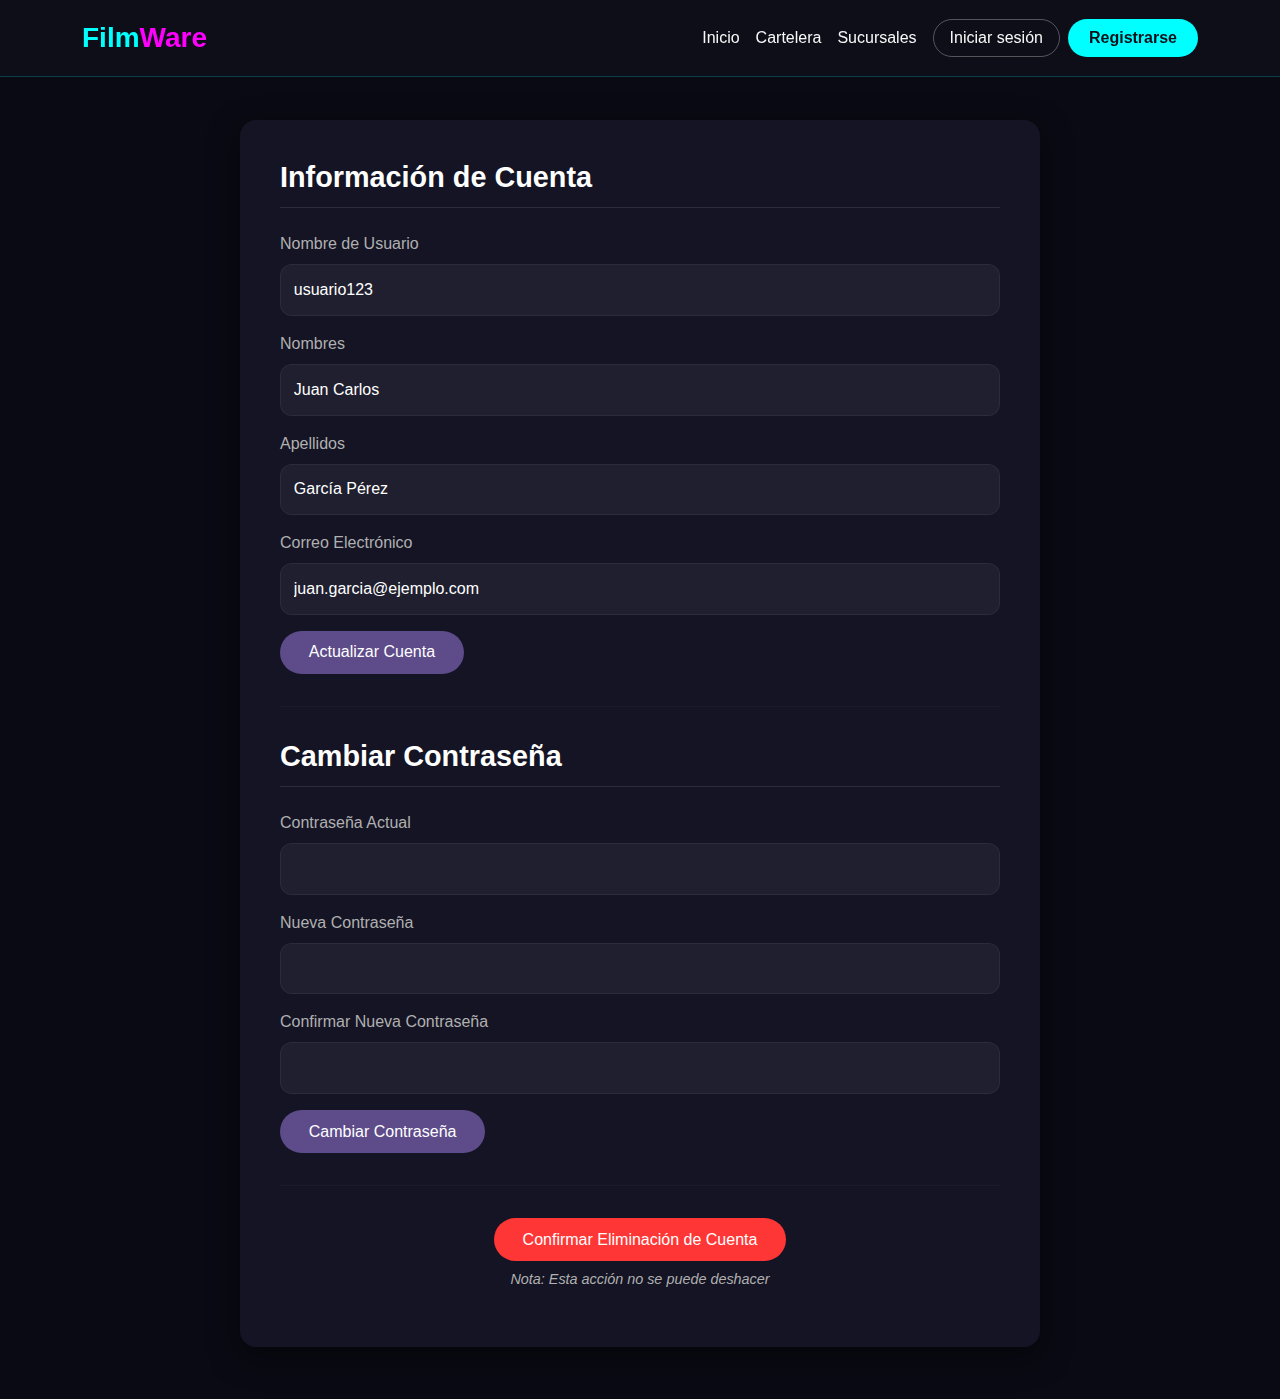
<file: perfil-usuario-page.html>
<!DOCTYPE html>
<html lang="es">
<head>
    <meta charset="UTF-8">
    <meta name="viewport" content="width=device-width, initial-scale=1.0">
    <title>Perfil de Usuario - FilmWare</title>
    <link href="https://cdn.jsdelivr.net/npm/bootstrap@5.3.0-alpha1/dist/css/bootstrap.min.css" rel="stylesheet">
    <link rel="stylesheet" href="https://cdnjs.cloudflare.com/ajax/libs/font-awesome/6.0.0-beta3/css/all.min.css">
    <link rel="stylesheet" href="componentes/navbar.css">
    <style>
        :root {
            --primary-color: #00e1ff;
            --accent-color: #ff00c8;
            --dark-bg: #0a0a14;
            --card-bg: #141424;
            --text-color: #ffffff;
            --secondary-text: #b0b0b0;
            --button-bg: #5d4b8a;
            --danger-color: #ff3636;
        }
        
        body {
            background-color: var(--dark-bg);
            color: var(--text-color);
            font-family: 'Segoe UI', Tahoma, Geneva, Verdana, sans-serif;
            padding: 20px 0;
        }
        
        .profile-container {
            background-color: var(--card-bg);
            border-radius: 16px;
            padding: 2.5rem;
            max-width: 800px;
            margin: 2rem auto;
            margin-top:100px;
            box-shadow: 0 10px 30px rgba(0, 0, 0, 0.5);
        }
        
        .section-heading {
            color: var(--text-color);
            font-size: 1.8rem;
            font-weight: 600;
            margin-bottom: 1.5rem;
            border-bottom: 1px solid rgba(255, 255, 255, 0.1);
            padding-bottom: 0.8rem;
        }
        
        .form-label {
            color: var(--secondary-text);
            font-weight: 500;
        }
        
        .form-control {
            background-color: rgba(255, 255, 255, 0.05);
            border: 1px solid rgba(255, 255, 255, 0.1);
            color: var(--text-color);
            padding: 0.8rem;
            border-radius: 12px;
        }
        
        .form-control:focus {
            background-color: rgba(255, 255, 255, 0.1);
            border-color: var(--primary-color);
            color: var(--text-color);
            box-shadow: 0 0 0 0.25rem rgba(0, 225, 255, 0.25);
        }
        
        .btn-update {
            background-color: var(--button-bg);
            color: var(--text-color);
            border: none;
            padding: 0.6rem 1.8rem;
            font-weight: 500;
            transition: all 0.3s ease;
            border-radius: 30px;
        }
        
        .btn-update:hover {
            background-color: #6d5a9a;
            color: var(--text-color);
            transform: translateY(-2px);
            box-shadow: 0 4px 12px rgba(93, 75, 138, 0.5);
        }
        
        .btn-delete {
            background-color: var(--danger-color);
            color: var(--text-color);
            border: none;
            padding: 0.6rem 1.8rem;
            font-weight: 500;
            transition: all 0.3s ease;
            border-radius: 30px;
        }
        
        .btn-delete:hover {
            background-color: #ff5050;
            color: var(--text-color);
            transform: translateY(-2px);
            box-shadow: 0 4px 12px rgba(255, 54, 54, 0.5);
        }
        
        .form-note {
            color: var(--secondary-text);
            font-size: 0.9rem;
            font-style: italic;
        }
        
        hr {
            border-color: rgba(255, 255, 255, 0.1);
            margin: 2rem 0;
        }
        
        .header {
            text-align: center;
            margin-bottom: 1rem;
            padding-bottom: 1rem;
        }
        
        .brand {
            font-size: 2rem;
            font-weight: bold;
            margin-bottom: 0.5rem;
        }
        
        .brand-film {
            color: var(--primary-color);
        }
        
        .brand-ware {
            color: var(--accent-color);
        }
    </style>
</head>
<body>
    <!-- Header -->
     
    <div id="navbar"></div>

    <!-- User Profile Content -->
    <div class="container">
        <div class="profile-container">
            <h1 class="section-heading">Información de Cuenta</h1>
            <form id="profileForm">
                <div class="mb-3">
                    <label for="username" class="form-label">Nombre de Usuario</label>
                    <input type="text" class="form-control" id="username" value="usuario123">
                </div>
                <div class="mb-3">
                    <label for="firstName" class="form-label">Nombres</label>
                    <input type="text" class="form-control" id="firstName" value="Juan Carlos">
                </div>
                <div class="mb-3">
                    <label for="lastName" class="form-label">Apellidos</label>
                    <input type="text" class="form-control" id="lastName" value="García Pérez">
                </div>
                <div class="mb-3">
                    <label for="email" class="form-label">Correo Electrónico</label>
                    <input type="email" class="form-control" id="email" value="juan.garcia@ejemplo.com">
                </div>
                <button type="submit" class="btn btn-update">Actualizar Cuenta</button>
            </form>

            <hr>

            <h2 class="section-heading">Cambiar Contraseña</h2>
            <form id="passwordForm">
                <div class="mb-3">
                    <label for="currentPassword" class="form-label">Contraseña Actual</label>
                    <input type="password" class="form-control" id="currentPassword">
                </div>
                <div class="mb-3">
                    <label for="newPassword" class="form-label">Nueva Contraseña</label>
                    <input type="password" class="form-control" id="newPassword">
                </div>
                <div class="mb-3">
                    <label for="confirmPassword" class="form-label">Confirmar Nueva Contraseña</label>
                    <input type="password" class="form-control" id="confirmPassword">
                </div>
                <button type="submit" class="btn btn-update">Cambiar Contraseña</button>
            </form>

            <hr>

            <div class="text-center mt-4">
                <button type="button" class="btn btn-delete" data-bs-toggle="modal" data-bs-target="#deleteAccountModal">
                    Confirmar Eliminación de Cuenta
                </button>
                <p class="form-note mt-2">Nota: Esta acción no se puede deshacer</p>
            </div>
        </div>
    </div>

    <!-- Delete Account Modal -->
    <div class="modal fade" id="deleteAccountModal" tabindex="-1" aria-labelledby="deleteAccountModalLabel" aria-hidden="true">
        <div class="modal-dialog modal-dialog-centered">
            <div class="modal-content bg-dark text-light" style="border-radius: 16px;">
                <div class="modal-header border-secondary">
                    <h5 class="modal-title" id="deleteAccountModalLabel">Confirmar Eliminación</h5>
                    <button type="button" class="btn-close btn-close-white" data-bs-dismiss="modal" aria-label="Close"></button>
                </div>
                <div class="modal-body">
                    <p>¿Estás seguro de que deseas eliminar tu cuenta? Esta acción no se puede deshacer y perderás todo tu historial de compras y preferencias.</p>
                    <div class="mb-3">
                        <label for="confirmDeletePassword" class="form-label">Ingresa tu contraseña para confirmar:</label>
                        <input type="password" class="form-control" id="confirmDeletePassword">
                    </div>
                </div>
                <div class="modal-footer border-secondary">
                    <button type="button" class="btn btn-secondary" style="border-radius: 30px;" data-bs-dismiss="modal">Cancelar</button>
                    <button type="button" class="btn btn-danger" style="border-radius: 30px;" id="confirmDeleteBtn">Eliminar Cuenta</button>
                </div>
            </div>
        </div>
    </div>

    <script src="https://cdn.jsdelivr.net/npm/bootstrap@5.3.0-alpha1/dist/js/bootstrap.bundle.min.js"></script>
    <script src="include.js"></script>
    <script>
        // Form validation and submission
        document.getElementById('profileForm').addEventListener('submit', function(e) {
            e.preventDefault();
            
            // Get form values
            const username = document.getElementById('username').value;
            const firstName = document.getElementById('firstName').value;
            const lastName = document.getElementById('lastName').value;
            const email = document.getElementById('email').value;
            
            // Basic validation
            if (!username || !firstName || !lastName || !email) {
                alert('Por favor completa todos los campos');
                return;
            }
            
            // Email validation
            const emailRegex = /^[^\s@]+@[^\s@]+\.[^\s@]+$/;
            if (!emailRegex.test(email)) {
                alert('Por favor ingresa un correo electrónico válido');
                return;
            }
            
            // If validation passes, show success message (in a real app, this would send data to server)
            showToast('Información de perfil actualizada correctamente');
        });
        
        document.getElementById('passwordForm').addEventListener('submit', function(e) {
            e.preventDefault();
            
            // Get form values
            const currentPassword = document.getElementById('currentPassword').value;
            const newPassword = document.getElementById('newPassword').value;
            const confirmPassword = document.getElementById('confirmPassword').value;
            
            // Basic validation
            if (!currentPassword || !newPassword || !confirmPassword) {
                alert('Por favor completa todos los campos de contraseña');
                return;
            }
            
            // Check if passwords match
            if (newPassword !== confirmPassword) {
                alert('Las contraseñas nuevas no coinciden');
                return;
            }
            
            // Check password strength
            if (newPassword.length < 8) {
                alert('La contraseña debe tener al menos 8 caracteres');
                return;
            }
            
            // If validation passes, show success message (in a real app, this would send data to server)
            document.getElementById('currentPassword').value = '';
            document.getElementById('newPassword').value = '';
            document.getElementById('confirmPassword').value = '';
            showToast('Contraseña actualizada correctamente');
        });
        
        // Account deletion
        document.getElementById('confirmDeleteBtn').addEventListener('click', function() {
            const password = document.getElementById('confirmDeletePassword').value;
            
            if (!password) {
                alert('Por favor ingresa tu contraseña para confirmar');
                return;
            }
            
            // In a real app, this would verify the password and then delete the account
            // Here we just close the modal and show a success message
            const modal = bootstrap.Modal.getInstance(document.getElementById('deleteAccountModal'));
            modal.hide();
            
            // Redirect to homepage (or show a goodbye message)
            setTimeout(() => {
                alert('Tu cuenta ha sido eliminada. Serás redirigido a la página principal.');
                window.location.href = 'index.html';
            }, 1000);
        });
        
        // Toast notification function (simplified)
        function showToast(message) {
            alert(message); // Using alert for simplicity, in a real app use Bootstrap toasts
        }
    </script>
</body>
</html>
</file>
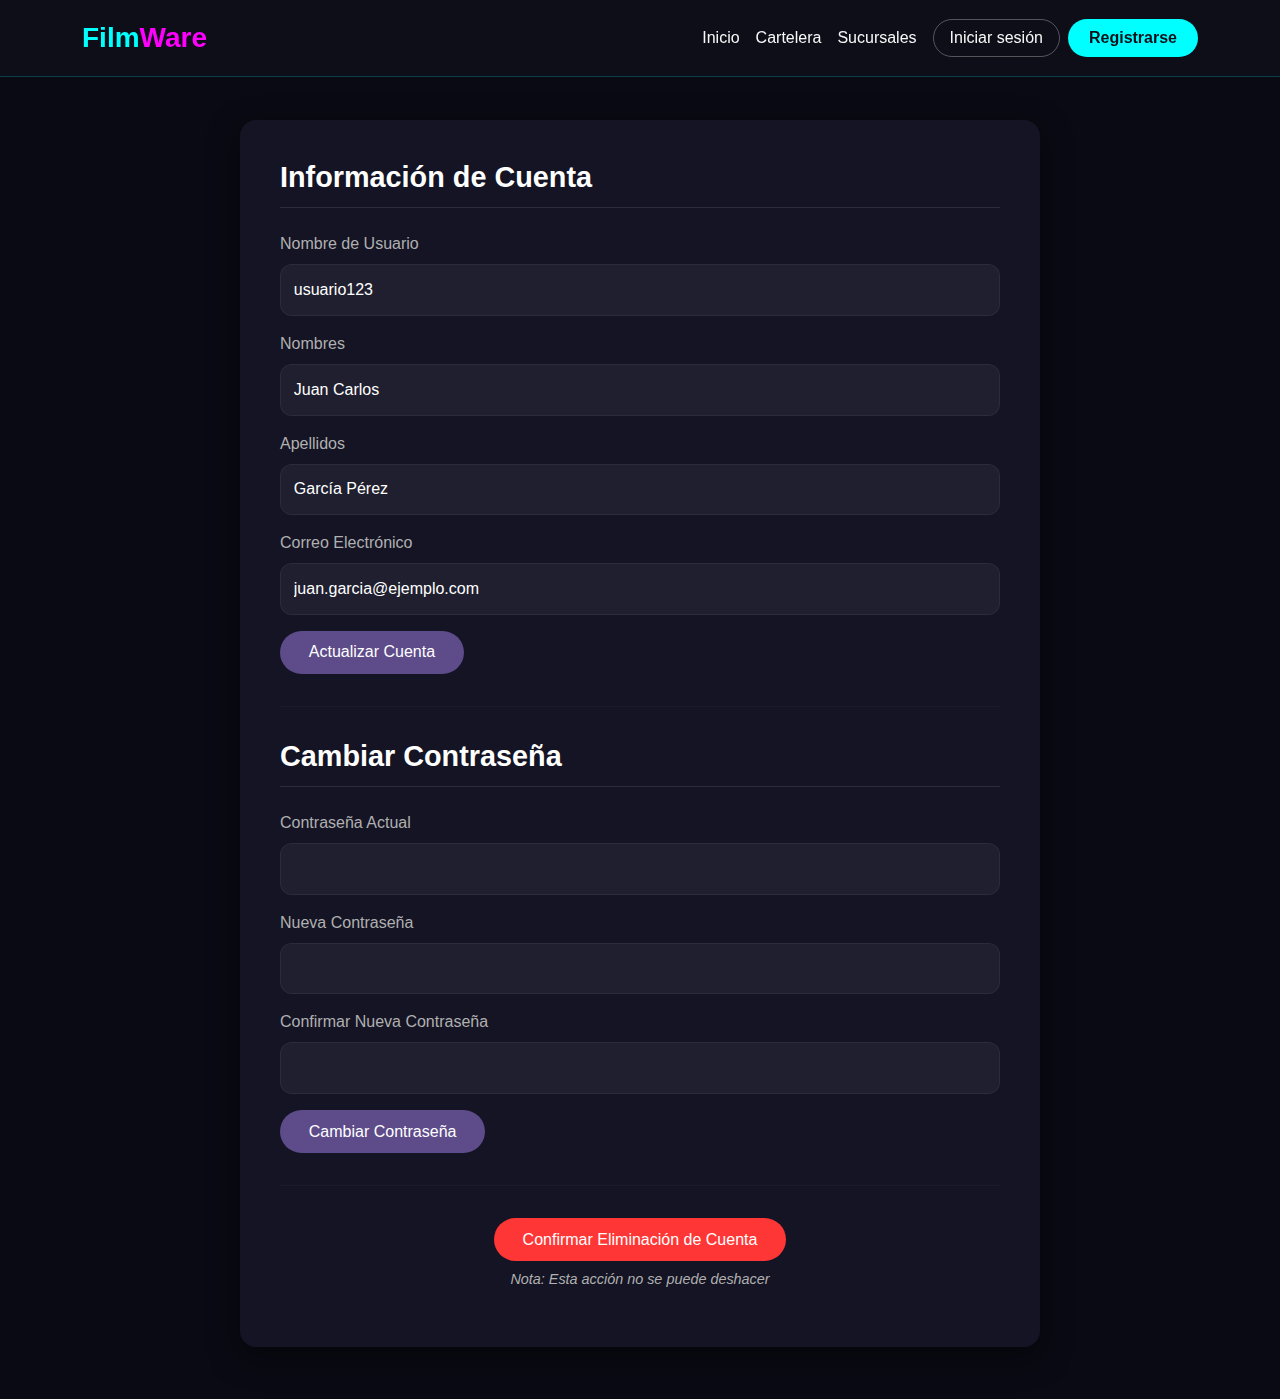
<file: perfil_usuario-page.html>
<!DOCTYPE html>
<html lang="es">
<head>
    <meta charset="UTF-8">
    <meta name="viewport" content="width=device-width, initial-scale=1.0">
    <title>Perfil de Usuario - FilmWare</title>
    <link href="https://cdn.jsdelivr.net/npm/bootstrap@5.3.0-alpha1/dist/css/bootstrap.min.css" rel="stylesheet">
    <link rel="stylesheet" href="https://cdnjs.cloudflare.com/ajax/libs/font-awesome/6.0.0-beta3/css/all.min.css">
    <link rel="stylesheet" href="componentes/navbar.css">
    <style>
        :root {
            --primary-color: #00e1ff;
            --accent-color: #ff00c8;
            --dark-bg: #0a0a14;
            --card-bg: #141424;
            --text-color: #ffffff;
            --secondary-text: #b0b0b0;
            --button-bg: #5d4b8a;
            --danger-color: #ff3636;
        }
        
        body {
            background-color: var(--dark-bg);
            color: var(--text-color);
            font-family: 'Segoe UI', Tahoma, Geneva, Verdana, sans-serif;
            padding: 20px 0;
        }
        
        .profile-container {
            background-color: var(--card-bg);
            border-radius: 16px;
            padding: 2.5rem;
            max-width: 800px;
            margin: 2rem auto;
            margin-top:100px;
            box-shadow: 0 10px 30px rgba(0, 0, 0, 0.5);
        }
        
        .section-heading {
            color: var(--text-color);
            font-size: 1.8rem;
            font-weight: 600;
            margin-bottom: 1.5rem;
            border-bottom: 1px solid rgba(255, 255, 255, 0.1);
            padding-bottom: 0.8rem;
        }
        
        .form-label {
            color: var(--secondary-text);
            font-weight: 500;
        }
        
        .form-control {
            background-color: rgba(255, 255, 255, 0.05);
            border: 1px solid rgba(255, 255, 255, 0.1);
            color: var(--text-color);
            padding: 0.8rem;
            border-radius: 12px;
        }
        
        .form-control:focus {
            background-color: rgba(255, 255, 255, 0.1);
            border-color: var(--primary-color);
            color: var(--text-color);
            box-shadow: 0 0 0 0.25rem rgba(0, 225, 255, 0.25);
        }
        
        .btn-update {
            background-color: var(--button-bg);
            color: var(--text-color);
            border: none;
            padding: 0.6rem 1.8rem;
            font-weight: 500;
            transition: all 0.3s ease;
            border-radius: 30px;
        }
        
        .btn-update:hover {
            background-color: #6d5a9a;
            color: var(--text-color);
            transform: translateY(-2px);
            box-shadow: 0 4px 12px rgba(93, 75, 138, 0.5);
        }
        
        .btn-delete {
            background-color: var(--danger-color);
            color: var(--text-color);
            border: none;
            padding: 0.6rem 1.8rem;
            font-weight: 500;
            transition: all 0.3s ease;
            border-radius: 30px;
        }
        
        .btn-delete:hover {
            background-color: #ff5050;
            color: var(--text-color);
            transform: translateY(-2px);
            box-shadow: 0 4px 12px rgba(255, 54, 54, 0.5);
        }
        
        .form-note {
            color: var(--secondary-text);
            font-size: 0.9rem;
            font-style: italic;
        }
        
        hr {
            border-color: rgba(255, 255, 255, 0.1);
            margin: 2rem 0;
        }
        
        .header {
            text-align: center;
            margin-bottom: 1rem;
            padding-bottom: 1rem;
        }
        
        .brand {
            font-size: 2rem;
            font-weight: bold;
            margin-bottom: 0.5rem;
        }
        
        .brand-film {
            color: var(--primary-color);
        }
        
        .brand-ware {
            color: var(--accent-color);
        }
    </style>
</head>
<body>
    <!-- Header -->
    <div id="navbar"></div>

    <!-- User Profile Content -->
    <div class="container">
        <div class="profile-container">
            <h1 class="section-heading">Información de Cuenta</h1>
            <form id="profileForm">
                <div class="mb-3">
                    <label for="username" class="form-label">Nombre de Usuario</label>
                    <input type="text" class="form-control" id="username" value="usuario123">
                </div>
                <div class="mb-3">
                    <label for="firstName" class="form-label">Nombres</label>
                    <input type="text" class="form-control" id="firstName" value="Juan Carlos">
                </div>
                <div class="mb-3">
                    <label for="lastName" class="form-label">Apellidos</label>
                    <input type="text" class="form-control" id="lastName" value="García Pérez">
                </div>
                <div class="mb-3">
                    <label for="email" class="form-label">Correo Electrónico</label>
                    <input type="email" class="form-control" id="email" value="juan.garcia@ejemplo.com">
                </div>
                <button type="submit" class="btn btn-update">Actualizar Cuenta</button>
            </form>

            <hr>

            <h2 class="section-heading">Cambiar Contraseña</h2>
            <form id="passwordForm">
                <div class="mb-3">
                    <label for="currentPassword" class="form-label">Contraseña Actual</label>
                    <input type="password" class="form-control" id="currentPassword">
                </div>
                <div class="mb-3">
                    <label for="newPassword" class="form-label">Nueva Contraseña</label>
                    <input type="password" class="form-control" id="newPassword">
                </div>
                <div class="mb-3">
                    <label for="confirmPassword" class="form-label">Confirmar Nueva Contraseña</label>
                    <input type="password" class="form-control" id="confirmPassword">
                </div>
                <button type="submit" class="btn btn-update">Cambiar Contraseña</button>
            </form>

            <hr>

            <div class="text-center mt-4">
                <button type="button" class="btn btn-delete" data-bs-toggle="modal" data-bs-target="#deleteAccountModal">
                    Confirmar Eliminación de Cuenta
                </button>
                <p class="form-note mt-2">Nota: Esta acción no se puede deshacer</p>
            </div>
        </div>
    </div>

    <!-- Delete Account Modal -->
    <div class="modal fade" id="deleteAccountModal" tabindex="-1" aria-labelledby="deleteAccountModalLabel" aria-hidden="true">
        <div class="modal-dialog modal-dialog-centered">
            <div class="modal-content bg-dark text-light" style="border-radius: 16px;">
                <div class="modal-header border-secondary">
                    <h5 class="modal-title" id="deleteAccountModalLabel">Confirmar Eliminación</h5>
                    <button type="button" class="btn-close btn-close-white" data-bs-dismiss="modal" aria-label="Close"></button>
                </div>
                <div class="modal-body">
                    <p>¿Estás seguro de que deseas eliminar tu cuenta? Esta acción no se puede deshacer y perderás todo tu historial de compras y preferencias.</p>
                    <div class="mb-3">
                        <label for="confirmDeletePassword" class="form-label">Ingresa tu contraseña para confirmar:</label>
                        <input type="password" class="form-control" id="confirmDeletePassword">
                    </div>
                </div>
                <div class="modal-footer border-secondary">
                    <button type="button" class="btn btn-secondary" style="border-radius: 30px;" data-bs-dismiss="modal">Cancelar</button>
                    <button type="button" class="btn btn-danger" style="border-radius: 30px;" id="confirmDeleteBtn">Eliminar Cuenta</button>
                </div>
            </div>
        </div>
    </div>

    <script src="https://cdn.jsdelivr.net/npm/bootstrap@5.3.0-alpha1/dist/js/bootstrap.bundle.min.js"></script>
    <script src="include.js"></script>
    <script>
        // Form validation and submission
        document.getElementById('profileForm').addEventListener('submit', function(e) {
            e.preventDefault();
            
            // Get form values
            const username = document.getElementById('username').value;
            const firstName = document.getElementById('firstName').value;
            const lastName = document.getElementById('lastName').value;
            const email = document.getElementById('email').value;
            
            // Basic validation
            if (!username || !firstName || !lastName || !email) {
                alert('Por favor completa todos los campos');
                return;
            }
            
            // Email validation
            const emailRegex = /^[^\s@]+@[^\s@]+\.[^\s@]+$/;
            if (!emailRegex.test(email)) {
                alert('Por favor ingresa un correo electrónico válido');
                return;
            }
            
            // If validation passes, show success message (in a real app, this would send data to server)
            showToast('Información de perfil actualizada correctamente');
        });
        
        document.getElementById('passwordForm').addEventListener('submit', function(e) {
            e.preventDefault();
            
            // Get form values
            const currentPassword = document.getElementById('currentPassword').value;
            const newPassword = document.getElementById('newPassword').value;
            const confirmPassword = document.getElementById('confirmPassword').value;
            
            // Basic validation
            if (!currentPassword || !newPassword || !confirmPassword) {
                alert('Por favor completa todos los campos de contraseña');
                return;
            }
            
            // Check if passwords match
            if (newPassword !== confirmPassword) {
                alert('Las contraseñas nuevas no coinciden');
                return;
            }
            
            // Check password strength
            if (newPassword.length < 8) {
                alert('La contraseña debe tener al menos 8 caracteres');
                return;
            }
            
            // If validation passes, show success message (in a real app, this would send data to server)
            document.getElementById('currentPassword').value = '';
            document.getElementById('newPassword').value = '';
            document.getElementById('confirmPassword').value = '';
            showToast('Contraseña actualizada correctamente');
        });
        
        // Account deletion
        document.getElementById('confirmDeleteBtn').addEventListener('click', function() {
            const password = document.getElementById('confirmDeletePassword').value;
            
            if (!password) {
                alert('Por favor ingresa tu contraseña para confirmar');
                return;
            }
            
            // In a real app, this would verify the password and then delete the account
            // Here we just close the modal and show a success message
            const modal = bootstrap.Modal.getInstance(document.getElementById('deleteAccountModal'));
            modal.hide();
            
            // Redirect to homepage (or show a goodbye message)
            setTimeout(() => {
                alert('Tu cuenta ha sido eliminada. Serás redirigido a la página principal.');
                window.location.href = 'index.html';
            }, 1000);
        });
        
        // Toast notification function (simplified)
        function showToast(message) {
            alert(message); // Using alert for simplicity, in a real app use Bootstrap toasts
        }
    </script>
</body>
</html>
</file>
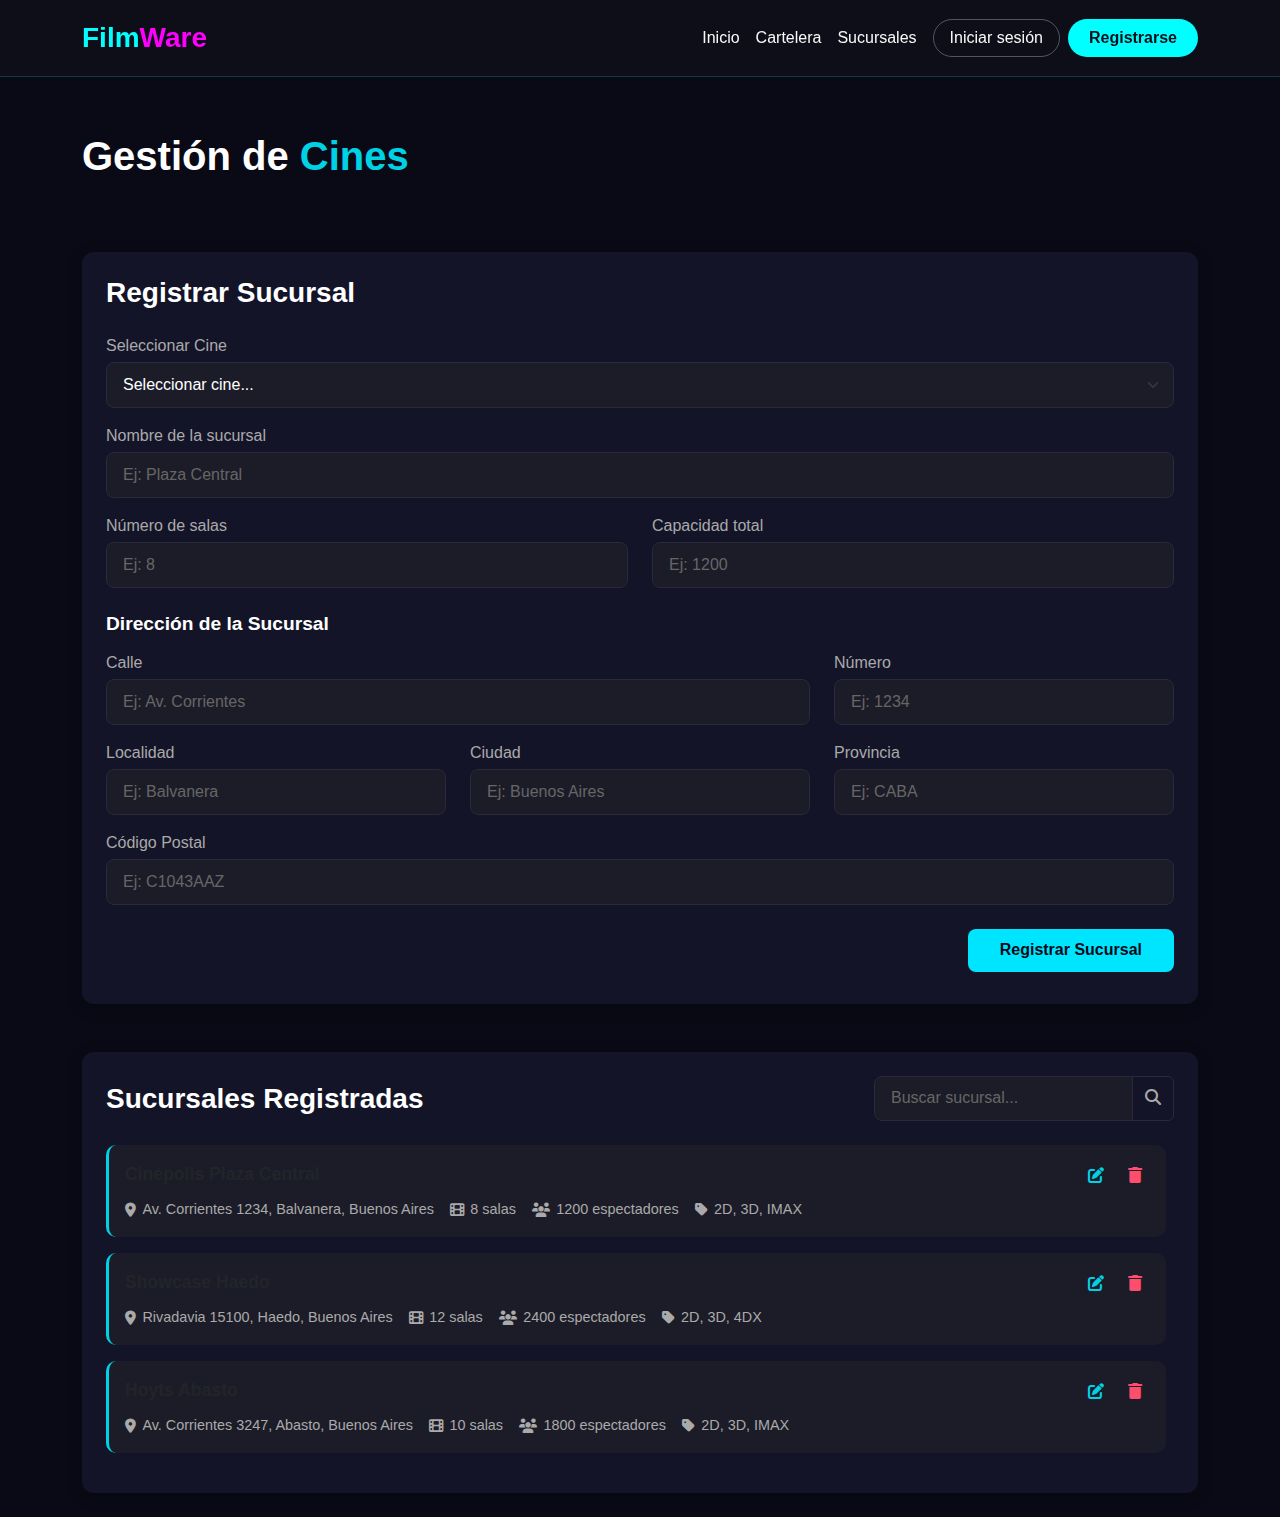
<file: registro-cine-sucursal.html>
<!DOCTYPE html>
<html lang="es">
<head>
    <meta charset="UTF-8">
    <meta name="viewport" content="width=device-width, initial-scale=1.0">
    <title>Gestión de Cines y Sucursales</title>
    <link href="https://cdnjs.cloudflare.com/ajax/libs/bootstrap/5.3.0/css/bootstrap.min.css" rel="stylesheet">
    <link rel="stylesheet" href="https://cdnjs.cloudflare.com/ajax/libs/font-awesome/6.4.0/css/all.min.css">
    <link rel="stylesheet" href="componentes/navbar.css">
    <style>
        :root {
            --dark-bg: #0A0A16;
            --card-bg: #141428;
            --accent: #00d2e6;
            --accent-gradient: linear-gradient(90deg, #00d2e6, #5d3fff);
            --text-color: #ffffff;
            --secondary-text: #aaaaaa;
            --primary-color: #00E5FF;
        }
        
        body {
            background-color: var(--dark-bg);
            color: var(--text-color);
            font-family: 'Segoe UI', Tahoma, Geneva, Verdana, sans-serif;
        }
        
        .page-header {
            padding: 2rem 0;
            margin-bottom: 2rem;
            margin-top: 100px;
        }
        
        .page-title {
            font-size: 2.5rem;
            font-weight: 700;
        }
        
        .page-title span {
            color: var(--accent);
        }
        
        .card {
            background-color: var(--card-bg);
            border: none;
            border-radius: 12px;
            padding: 1.5rem;
            margin-bottom: 1.5rem;
            box-shadow: 0 4px 16px rgba(0, 0, 0, 0.2);
        }
        
        .form-control, .form-select {
            background-color: #1c1c28;
            border: 1px solid #2a2a3a;
            color: var(--text-color);
            border-radius: 8px;
            padding: 0.6rem 1rem;
        }
        
        .form-control:focus, .form-select:focus {
            background-color: #1c1c28;
            border-color: var(--accent);
            color: var(--text-color);
            box-shadow: 0 0 0 0.25rem rgba(0, 210, 230, 0.25);
        }

        .form-control::placeholder {
            color: #666;
        }
        
        .form-label {
            color: var(--secondary-text);
            margin-bottom: 0.3rem;
            font-weight: 500;
        }
        
        .card-title {
            color: var(--text-color);
            font-weight: 600;
            margin-bottom: 1.5rem;
        }
        
        .section-title {
            color: var(--text-color);
            font-weight: 600;
            margin: 1.5rem 0 1rem 0;
            font-size: 1.2rem;
        }
        
        .btn-primary {
            background: var(--primary-color);
            color: var(--dark-bg);
            border: none;
            border-radius: 8px;
            padding: 0.6rem 2rem;
            font-weight: 600;
            transition: all 0.3s ease;
        }

        .btn-primary:hover, .btn-primary:focus {
            opacity: 0.9;
            transform: translateY(-2px);
            box-shadow: 0 10px 20px rgba(0, 229, 255, 0.3);
        }

        .btn-outline-light {
            border-color: #2a2a3a;
            color: var(--secondary-text);
        }
        
        .btn-outline-light:hover {
            background-color: #2a2a3a;
            border-color: #2a2a3a;
        }
        
        .btn-add-more {
            background-color: transparent;
            border: 2px dashed #2a2a3a;
            color: var(--accent);
            border-radius: 8px;
            padding: 0.6rem;
            transition: all 0.3s ease;
            font-weight: 600;
        }
        
        .btn-add-more:hover {
            background-color: rgba(0, 210, 230, 0.1);
            border-color: var(--accent);
        }
        
        .badge-format {
            background-color: #1c1c28;
            color: var(--secondary-text);
            border-radius: 6px;
            padding: 0.4rem 0.8rem;
            margin-right: 0.5rem;
            margin-bottom: 0.5rem;
            display: inline-block;
        }

        .sucursal-item {
            background-color: #1c1c28;
            border-radius: 10px;
            padding: 1rem;
            margin-bottom: 1rem;
            border-left: 3px solid var(--accent);
        }

        .sucursal-item .header {
            display: flex;
            justify-content: space-between;
            margin-bottom: 0.5rem;
        }

        .sucursal-item .title {
            font-weight: 600;
            font-size: 1.1rem;
        }

        .sucursal-item .actions {
            display: flex;
            gap: 0.5rem;
        }

        .sucursal-item .details {
            display: flex;
            flex-wrap: wrap;
            gap: 1rem;
            font-size: 0.9rem;
            color: var(--secondary-text);
        }

        .sucursal-item .detail-item {
            display: flex;
            align-items: center;
            gap: 0.4rem;
        }

        .delete-btn {
            color: #ff4d6d;
            background: transparent;
            border: none;
            font-size: 1rem;
            padding: 0.2rem 0.5rem;
            border-radius: 4px;
        }

        .delete-btn:hover {
            background-color: rgba(255, 77, 109, 0.1);
        }

        .edit-btn {
            color: var(--accent);
            background: transparent;
            border: none;
            font-size: 1rem;
            padding: 0.2rem 0.5rem;
            border-radius: 4px;
        }

        .edit-btn:hover {
            background-color: rgba(0, 210, 230, 0.1);
        }

        .sucursales-container {
            max-height: 400px;
            overflow-y: auto;
            padding-right: 0.5rem;
        }

        /* Estilizar scrollbar */
        .sucursales-container::-webkit-scrollbar {
            width: 6px;
        }

        .sucursales-container::-webkit-scrollbar-track {
            background: #1c1c28;
            border-radius: 10px;
        }

        .sucursales-container::-webkit-scrollbar-thumb {
            background: #2a2a3a;
            border-radius: 10px;
        }

        .sucursales-container::-webkit-scrollbar-thumb:hover {
            background: #3a3a4a;
        }
    </style>
</head>
<body>
    <!-- Header -->
    <div id="navbar"></div>
    <!-- Container -->
    <div class="container">
        <div class="page-header">
            <h1 class="page-title">Gestión de <span>Cines</span></h1>
        </div>

        <div class="row">
        
            <div class="col-lg-12">
                <!-- Formulario de registro de sucursal -->
                <div class="card">
                    <h3 class="card-title">Registrar Sucursal</h3>
                    <form id="sucursalForm">
                        <div class="mb-3">
                            <label for="cineSelect" class="form-label">Seleccionar Cine</label>
                            <select class="form-select" id="cineSelect" name="cineId" required>
                                <option value="" selected disabled>Seleccionar cine...</option>
                                <option value="1">Cinépolis</option>
                                <option value="2">Showcase</option>
                                <option value="3">Hoyts</option>
                            </select>
                        </div>
                        
                        <div class="mb-3">
                            <label for="nombreSucursal" class="form-label">Nombre de la sucursal</label>
                            <input type="text" class="form-control" id="nombreSucursal" name="nombreSucursal" placeholder="Ej: Plaza Central" required>
                        </div>
                        
                        <div class="row mb-3">
                            <div class="col-md-6">
                                <label for="numSalas" class="form-label">Número de salas</label>
                                <input type="number" class="form-control" id="numSalas" name="numSalas" min="1" max="30" placeholder="Ej: 8" required>
                            </div>
                            <div class="col-md-6">
                                <label for="capacidadTotal" class="form-label">Capacidad total</label>
                                <input type="number" class="form-control" id="capacidadTotal" name="capacidadTotal" min="1" placeholder="Ej: 1200" required>
                            </div>
                        </div>
                        
                        <h4 class="section-title">Dirección de la Sucursal</h4>
                        
                        <div class="row mb-3">
                            <div class="col-md-8">
                                <label for="calle" class="form-label">Calle</label>
                                <input type="text" class="form-control" id="calle" name="calle" placeholder="Ej: Av. Corrientes" required>
                            </div>
                            <div class="col-md-4">
                                <label for="numero" class="form-label">Número</label>
                                <input type="text" class="form-control" id="numero" name="numero" placeholder="Ej: 1234" required>
                            </div>
                        </div>
                        
                        <div class="row mb-3">
                            <div class="col-md-4">
                                <label for="localidad" class="form-label">Localidad</label>
                                <input type="text" class="form-control" id="localidad" name="localidad" placeholder="Ej: Balvanera" required>
                            </div>
                            <div class="col-md-4">
                                <label for="ciudad" class="form-label">Ciudad</label>
                                <input type="text" class="form-control" id="ciudad" name="ciudad" placeholder="Ej: Buenos Aires" required>
                            </div>
                            <div class="col-md-4">
                                <label for="provincia" class="form-label">Provincia</label>
                                <input type="text" class="form-control" id="provincia" name="provincia" placeholder="Ej: CABA" required>
                            </div>
                        </div>
                        
                        <div class="mb-3">
                            <label for="codigoPostal" class="form-label">Código Postal</label>
                            <input type="text" class="form-control" id="codigoPostal" name="codigoPostal" placeholder="Ej: C1043AAZ">
                        </div>
                        
                        <div class="text-end mt-4 mb-2">
                            <button type="submit" class="btn btn-primary">Registrar Sucursal</button>
                        </div>
                    </form>
                </div>
            </div>
        </div>

        <!-- Lista de Sucursales Registradas -->
        <div class="card mt-4">
            <div class="d-flex justify-content-between align-items-center mb-4">
                <h3 class="card-title mb-0">Sucursales Registradas</h3>
                <div class="input-group" style="max-width: 300px;">
                    <input type="text" class="form-control" placeholder="Buscar sucursal..." id="searchSucursal">
                    <button class="btn btn-outline-light" type="button" id="btnSearch">
                        <i class="fas fa-search"></i>
                    </button>
                </div>
            </div>

            <div class="sucursales-container" id="sucursalesList">
                <!-- Ejemplo de sucursal -->
                <div class="sucursal-item">
                    <div class="header">
                        <span class="title">Cinépolis Plaza Central</span>
                        <div class="actions">
                            <button class="edit-btn"><i class="fas fa-edit"></i></button>
                            <button class="delete-btn"><i class="fas fa-trash"></i></button>
                        </div>
                    </div>
                    <div class="details">
                        <div class="detail-item">
                            <i class="fas fa-map-marker-alt"></i>
                            <span>Av. Corrientes 1234, Balvanera, Buenos Aires</span>
                        </div>
                        <div class="detail-item">
                            <i class="fas fa-film"></i>
                            <span>8 salas</span>
                        </div>
                        <div class="detail-item">
                            <i class="fas fa-users"></i>
                            <span>1200 espectadores</span>
                        </div>
                        <div class="detail-item">
                            <i class="fas fa-tag"></i>
                            <span>2D, 3D, IMAX</span>
                        </div>
                    </div>
                </div>

                <div class="sucursal-item">
                    <div class="header">
                        <span class="title">Showcase Haedo</span>
                        <div class="actions">
                            <button class="edit-btn"><i class="fas fa-edit"></i></button>
                            <button class="delete-btn"><i class="fas fa-trash"></i></button>
                        </div>
                    </div>
                    <div class="details">
                        <div class="detail-item">
                            <i class="fas fa-map-marker-alt"></i>
                            <span>Rivadavia 15100, Haedo, Buenos Aires</span>
                        </div>
                        <div class="detail-item">
                            <i class="fas fa-film"></i>
                            <span>12 salas</span>
                        </div>
                        <div class="detail-item">
                            <i class="fas fa-users"></i>
                            <span>2400 espectadores</span>
                        </div>
                        <div class="detail-item">
                            <i class="fas fa-tag"></i>
                            <span>2D, 3D, 4DX</span>
                        </div>
                    </div>
                </div>

                <div class="sucursal-item">
                    <div class="header">
                        <span class="title">Hoyts Abasto</span>
                        <div class="actions">
                            <button class="edit-btn"><i class="fas fa-edit"></i></button>
                            <button class="delete-btn"><i class="fas fa-trash"></i></button>
                        </div>
                    </div>
                    <div class="details">
                        <div class="detail-item">
                            <i class="fas fa-map-marker-alt"></i>
                            <span>Av. Corrientes 3247, Abasto, Buenos Aires</span>
                        </div>
                        <div class="detail-item">
                            <i class="fas fa-film"></i>
                            <span>10 salas</span>
                        </div>
                        <div class="detail-item">
                            <i class="fas fa-users"></i>
                            <span>1800 espectadores</span>
                        </div>
                        <div class="detail-item">
                            <i class="fas fa-tag"></i>
                            <span>2D, 3D, IMAX</span>
                        </div>
                    </div>
                </div>
            </div>
        </div>
    </div>

    <script src="https://cdnjs.cloudflare.com/ajax/libs/bootstrap/5.3.0/js/bootstrap.bundle.min.js"></script>
    <script src="include.js"></script>
    <script>
        document.addEventListener('DOMContentLoaded', function() {
            // Referencias a los formularios
            const cineForm = document.getElementById('cineForm');
            const sucursalForm = document.getElementById('sucursalForm');
            const sucursalesList = document.getElementById('sucursalesList');
            const searchInput = document.getElementById('searchSucursal');
            
            // Almacenamiento local para cines y sucursales
            let cines = JSON.parse(localStorage.getItem('cines')) || [];
            let sucursales = JSON.parse(localStorage.getItem('sucursales')) || [];
            
            // Función para guardar en localStorage
            function saveData() {
                localStorage.setItem('cines', JSON.stringify(cines));
                localStorage.setItem('sucursales', JSON.stringify(sucursales));
            }
            
            // Función para actualizar el select de cines
            function updateCineSelect() {
                const cineSelect = document.getElementById('cineSelect');
                // Limpiar opciones actuales excepto la primera
                cineSelect.innerHTML = '<option value="" selected disabled>Seleccionar cine...</option>';
                
                // Agregar cines de la lista
                cines.forEach(cine => {
                    const option = document.createElement('option');
                    option.value = cine.id;
                    option.textContent = cine.nombre;
                    cineSelect.appendChild(option);
                });
            }
            
            // Función para renderizar la lista de sucursales
            function renderSucursales(filteredList = null) {
                const list = filteredList || sucursales;
                sucursalesList.innerHTML = '';
                
                if (list.length === 0) {
                    sucursalesList.innerHTML = '<p class="text-center text-secondary py-4">No hay sucursales registradas</p>';
                    return;
                }
                
                list.forEach(sucursal => {
                    // Encontrar el cine asociado
                    const cine = cines.find(c => c.id === sucursal.cineId);
                    const nombreCompleto = cine ? `${cine.nombre} ${sucursal.nombre}` : sucursal.nombre;
                    
                    // Crear el elemento de sucursal
                    const sucursalElement = document.createElement('div');
                    sucursalElement.className = 'sucursal-item';
                    sucursalElement.innerHTML = `
                        <div class="header">
                            <span class="title">${nombreCompleto}</span>
                            <div class="actions">
                                <button class="edit-btn" data-id="${sucursal.id}"><i class="fas fa-edit"></i></button>
                                <button class="delete-btn" data-id="${sucursal.id}"><i class="fas fa-trash"></i></button>
                            </div>
                        </div>
                        <div class="details">
                            <div class="detail-item">
                                <i class="fas fa-map-marker-alt"></i>
                                <span>${sucursal.calle} ${sucursal.numero}, ${sucursal.localidad}, ${sucursal.ciudad}</span>
                            </div>
                            <div class="detail-item">
                                <i class="fas fa-film"></i>
                                <span>${sucursal.numSalas} salas</span>
                            </div>
                            <div class="detail-item">
                                <i class="fas fa-users"></i>
                                <span>${sucursal.capacidadTotal} espectadores</span>
                            </div>
                            <div class="detail-item">
                                <i class="fas fa-tag"></i>
                                <span>${sucursal.formatos.join(', ')}</span>
                            </div>
                        </div>
                    `;
                    
                    // Añadir a la lista
                    sucursalesList.appendChild(sucursalElement);
                    
                    // Añadir listeners para editar y eliminar
                    const deleteBtn = sucursalElement.querySelector('.delete-btn');
                    deleteBtn.addEventListener('click', () => deleteSucursal(sucursal.id));
                    
                    const editBtn = sucursalElement.querySelector('.edit-btn');
                    editBtn.addEventListener('click', () => editSucursal(sucursal.id));
                });
            }
            
            // Manejo del formulario de cine
            cineForm.addEventListener('submit', function(e) {
                e.preventDefault();
                
                // Generar un ID único
                const cineId = Date.now().toString();
                
                // Crear objeto cine
                const newCine = {
                    id: cineId,
                    nombre: document.getElementById('nombreCine').value,
                    telefono: document.getElementById('telefono').value,
                    email: document.getElementById('email').value
                };
                
                // Añadir a la lista y guardar
                cines.push(newCine);
                saveData();
                
                // Actualizar select de cines
                updateCineSelect();
                
                // Resetear formulario
                cineForm.reset();
                
                // Mostrar confirmación
                alert('Cine registrado correctamente');
            });
            
            // Manejo del formulario de sucursal
            sucursalForm.addEventListener('submit', function(e) {
                e.preventDefault();
                
                // Recoger formatos seleccionados
                const formatosChecked = Array.from(
                    document.querySelectorAll('input[name="formatos"]:checked')
                ).map(checkbox => checkbox.value);
                
                // Generar ID único
                const sucursalId = Date.now().toString();
                
                // Crear objeto sucursal
                const newSucursal = {
                    id: sucursalId,
                    cineId: document.getElementById('cineSelect').value,
                    nombre: document.getElementById('nombreSucursal').value,
                    numSalas: document.getElementById('numSalas').value,
                    capacidadTotal: document.getElementById('capacidadTotal').value,
                    calle: document.getElementById('calle').value,
                    numero: document.getElementById('numero').value,
                    localidad: document.getElementById('localidad').value,
                    ciudad: document.getElementById('ciudad').value,
                    provincia: document.getElementById('provincia').value,
                    codigoPostal: document.getElementById('codigoPostal').value,
                    formatos: formatosChecked.length > 0 ? formatosChecked : ['2D']
                };
                
                // Añadir a la lista y guardar
                sucursales.push(newSucursal);
                saveData();
                
                // Renderizar sucursales
                renderSucursales();
                
                // Resetear formulario
                sucursalForm.reset();
                
                // Mostrar confirmación
                alert('Sucursal registrada correctamente');
            });
            
            // Función para eliminar sucursal
            function deleteSucursal(id) {
                if (confirm('¿Estás seguro de que deseas eliminar esta sucursal?')) {
                    sucursales = sucursales.filter(s => s.id !== id);
                    saveData();
                    renderSucursales();
                }
            }
            
            // Función para editar sucursal (cargar datos en el formulario)
            function editSucursal(id) {
                const sucursal = sucursales.find(s => s.id === id);
                if (!sucursal) return;
                
                // Completar el formulario con los datos
                document.getElementById('cineSelect').value = sucursal.cineId;
                document.getElementById('nombreSucursal').value = sucursal.nombre;
                document.getElementById('numSalas').value = sucursal.numSalas;
                document.getElementById('capacidadTotal').value = sucursal.capacidadTotal;
                document.getElementById('calle').value = sucursal.calle;
                document.getElementById('numero').value = sucursal.numero;
                document.getElementById('localidad').value = sucursal.localidad;
                document.getElementById('ciudad').value = sucursal.ciudad;
                document.getElementById('provincia').value = sucursal.provincia;
                document.getElementById('codigoPostal').value = sucursal.codigoPostal;
                
                // Resetear checkboxes
                document.querySelectorAll('input[name="formatos"]').forEach(cb => cb.checked = false);
                
                // Marcar formatos
                sucursal.formatos.forEach(formato => {
                    const checkbox = document.getElementById(`formato${formato}`);
                    if (checkbox) checkbox.checked = true;
                });
                
                // Eliminar la sucursal y modificar el formulario para actualizar
                sucursales = sucursales.filter(s => s.id !== id);
                
                // Scroll hasta el formulario
                sucursalForm.scrollIntoView({ behavior: 'smooth' });
            }
            
            // Búsqueda de sucursales
            searchInput.addEventListener('input', function() {
                const searchTerm = this.value.toLowerCase();
                
                if (!searchTerm) {
                    renderSucursales();
                    return;
                }
                
                const filteredSucursales = sucursales.filter(sucursal => {
                    const cine = cines.find(c => c.id === sucursal.cineId);
                    const nombreCompleto = cine ? `${cine.nombre} ${sucursal.nombre}` : sucursal.nombre;
                    
                    return nombreCompleto.toLowerCase().includes(searchTerm) ||
                           sucursal.ciudad.toLowerCase().includes(searchTerm) ||
                           sucursal.localidad.toLowerCase().includes(searchTerm);
                });
                
                renderSucursales(filteredSucursales);
            });
            
            // Inicializar la interfaz
            updateCineSelect();
            renderSucursales();
        });
    </script>
</body>
</html>
</file>
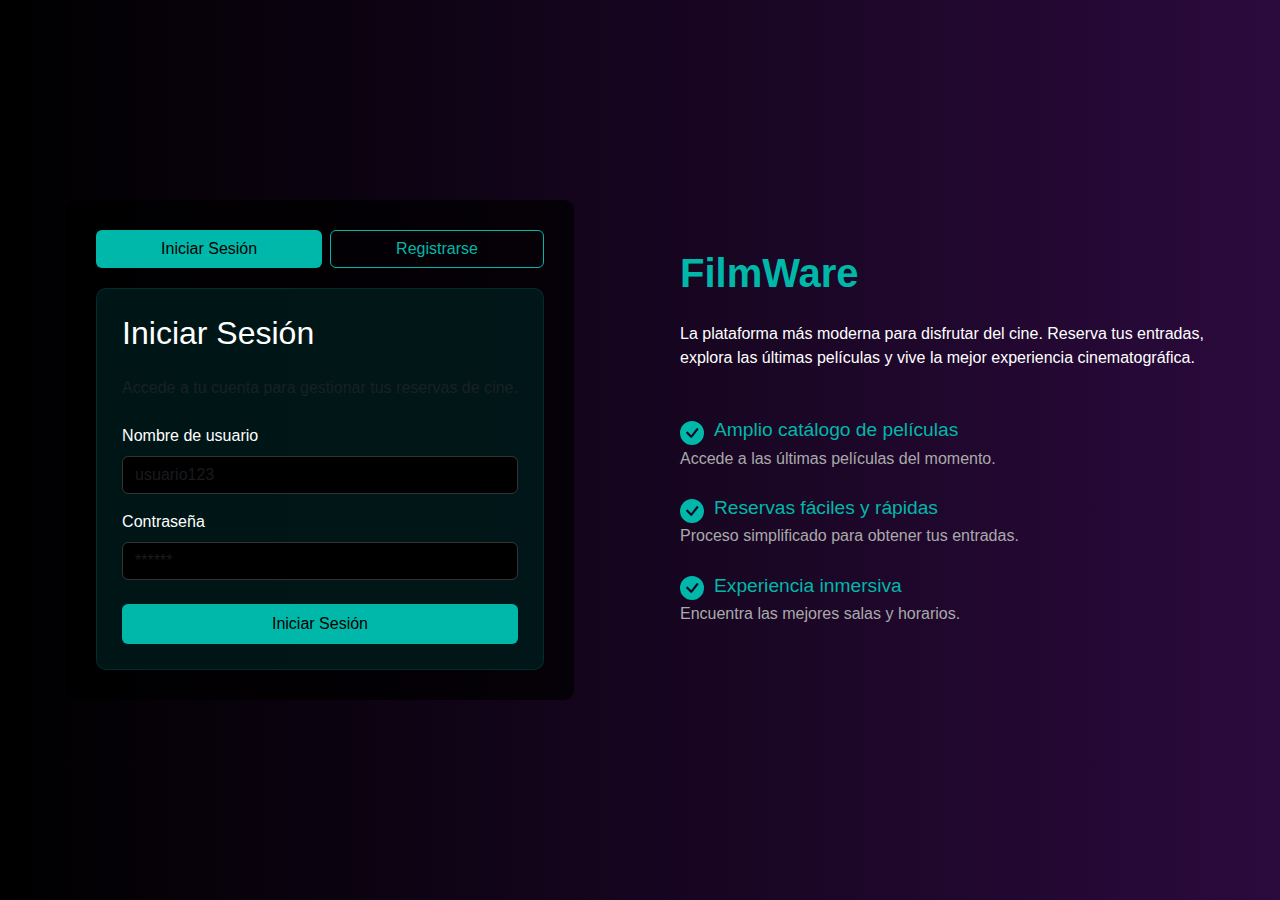
<file: registro-sucursal.html>
<!DOCTYPE html>
<html lang="es">
<head>
    <meta charset="UTF-8">
    <meta name="viewport" content="width=device-width, initial-scale=1.0">
    <title>Gestión de Sucursales</title>
    <link href="https://cdnjs.cloudflare.com/ajax/libs/bootstrap/5.3.0/css/bootstrap.min.css" rel="stylesheet">
    <link rel="stylesheet" href="https://cdn.jsdelivr.net/npm/bootstrap-icons@1.10.5/font/bootstrap-icons.css">
    <link rel="stylesheet" href="https://cdnjs.cloudflare.com/ajax/libs/font-awesome/6.4.0/css/all.min.css">
    <link rel="stylesheet" href="componentes/navbar.css">
    <style>
        :root {
            --dark-bg: #0A0A16;
            --card-bg: #141428;
            --accent: #00d2e6;
            --accent-gradient: linear-gradient(90deg, #00d2e6, #5d3fff);
            --text-color: #ffffff;
            --secondary-text: #aaaaaa;
            --primary-color: #00E5FF;
        }
        
        body {
            background-color: var(--dark-bg);
            color: var(--text-color);
            font-family: 'Segoe UI', Tahoma, Geneva, Verdana, sans-serif;
        }
        
        .page-header {
            padding: 2rem 0;
            margin-bottom: 2rem;
            margin-top: 100px;
        }
        
        .page-title {
            font-size: 2.5rem;
            font-weight: 700;
        }
        
        .page-title span {
            color: var(--accent);
        }
        
        .card {
            background-color: var(--card-bg);
            border: none;
            border-radius: 12px;
            padding: 1.5rem;
            margin-bottom: 1.5rem;
            box-shadow: 0 4px 16px rgba(0, 0, 0, 0.2);
        }
        
        .form-control, .form-select {
            background-color: #1c1c28;
            border: 1px solid #2a2a3a;
            color: var(--text-color);
            border-radius: 8px;
            padding: 0.6rem 1rem;
        }
        
        .form-control:focus, .form-select:focus {
            background-color: #1c1c28;
            border-color: var(--accent);
            color: var(--text-color);
            box-shadow: 0 0 0 0.25rem rgba(0, 210, 230, 0.25);
        }

        .form-control::placeholder {
            color: #666;
        }
        
        .form-label {
            color: var(--secondary-text);
            margin-bottom: 0.3rem;
            font-weight: 500;
        }
        
        .card-title {
            color: var(--text-color);
            font-weight: 600;
            margin-bottom: 1.5rem;
        }
        
        .section-title {
            color: var(--text-color);
            font-weight: 600;
            margin: 1.5rem 0 1rem 0;
            font-size: 1.2rem;
        }
        
        .btn-primary {
            background: var(--primary-color);
            color: var(--dark-bg);
            border: none;
            border-radius: 8px;
            padding: 0.6rem 2rem;
            font-weight: 600;
            transition: all 0.3s ease;
        }

        .btn-primary:hover, .btn-primary:focus {
            opacity: 0.9;
            transform: translateY(-2px);
            box-shadow: 0 10px 20px rgba(0, 229, 255, 0.3);
        }

        .btn-outline-light {
            border-color: #2a2a3a;
            color: var(--secondary-text);
        }
        
        .btn-outline-light:hover {
            background-color: #2a2a3a;
            border-color: #2a2a3a;
        }
        
        .btn-add-more {
            background-color: transparent;
            border: 2px dashed #2a2a3a;
            color: var(--accent);
            border-radius: 8px;
            padding: 0.6rem;
            transition: all 0.3s ease;
            font-weight: 600;
        }
        
        .btn-add-more:hover {
            background-color: rgba(0, 210, 230, 0.1);
            border-color: var(--accent);
        }
        
        .badge-format {
            background-color: #1c1c28;
            color: var(--secondary-text);
            border-radius: 6px;
            padding: 0.4rem 0.8rem;
            margin-right: 0.5rem;
            margin-bottom: 0.5rem;
            display: inline-block;
        }

        .branch-name {
            font-size: 1.2rem;
            font-weight: bold;
            margin-bottom: 10px;
            color: #e6edf3;
        }
          
        .branch-info {
            margin-bottom: 5px;
            color: #8b949e;
        }
        
        .branch-info i {
            margin-right: 8px;
            color: #8b949e;
        }

        .sucursal-item {
            background-color: #1c1c28;
            border-radius: 10px;
            padding: 1rem;
            margin-bottom: 1rem;
            border-left: 3px solid var(--accent);
        }

        .sucursal-item .header {
            display: flex;
            justify-content: space-between;
            margin-bottom: 0.5rem;
        }

        .sucursal-item .title {
            font-weight: 600;
            font-size: 1.1rem;
        }

        .sucursal-item .actions {
            display: flex;
            gap: 0.5rem;
        }

        .sucursal-item .details {
            display: flex;
            flex-wrap: wrap;
            gap: 1rem;
            font-size: 0.9rem;
            color: var(--secondary-text);
        }

        .sucursal-item .detail-item {
            display: flex;
            align-items: center;
            gap: 0.4rem;
        }

        .delete-btn {
            color: #ff4d6d;
            background: transparent;
            border: none;
            font-size: 1rem;
            padding: 0.2rem 0.5rem;
            border-radius: 4px;
        }

        .delete-btn:hover {
            background-color: rgba(255, 77, 109, 0.1);
        }

        .edit-btn {
            color: var(--accent);
            background: transparent;
            border: none;
            font-size: 1rem;
            padding: 0.2rem 0.5rem;
            border-radius: 4px;
        }

        .edit-btn:hover {
            background-color: rgba(0, 210, 230, 0.1);
        }

        .sucursales-container {
            max-height: 400px;
            overflow-y: auto;
            padding-right: 0.5rem;
        }

        /* Estilizar scrollbar */
        .sucursales-container::-webkit-scrollbar {
            width: 6px;
        }

        .sucursales-container::-webkit-scrollbar-track {
            background: #1c1c28;
            border-radius: 10px;
        }

        .sucursales-container::-webkit-scrollbar-thumb {
            background: #2a2a3a;
            border-radius: 10px;
        }

        .sucursales-container::-webkit-scrollbar-thumb:hover {
            background: #3a3a4a;
        }
    </style>
</head>
<body>
    <!-- Header -->
    <div id="navbar"></div>

    <!-- Container -->
    <div class="container">
        <div class="page-header">
            <h1 class="page-title">Gestión de <span>Sucursales</span></h1>
        </div>

        <!-- Formulario de registro de sucursal -->
        <div class="row">
            <div class="col-lg-12">
                <div class="card">
                    <h3 class="card-title">Registrar Sucursal</h3>
                    <form id="sucursalForm">
                        <div class="mb-3">
                            <label for="nombreSucursal" class="form-label">Nombre de la sucursal</label>
                            <input type="text" class="form-control" id="nombreSucursal" required>
                        </div>
        
                        <div class="row mb-3">
                            <div class="col-md-6">
                                <label for="numSalas" class="form-label">Número de salas</label>
                                <input type="number" class="form-control" id="numSalas" min="1" max="30" required>
                            </div>
                            <div class="col-md-6">
                                <label for="capacidadTotal" class="form-label">Capacidad total</label>
                                <input type="number" class="form-control" id="capacidadTotal" min="1" required>
                            </div>
                        </div>
        
                        <h4 class="section-title">Dirección de la Sucursal</h4>
        
                        <div class="row mb-3">
                            <div class="col-md-8">
                                <label for="calle" class="form-label">Calle</label>
                                <input type="text" class="form-control" id="calle" required>
                            </div>
                            <div class="col-md-4">
                                <label for="numero" class="form-label">Número</label>
                                <input type="text" class="form-control" id="numero" required>
                            </div>
                        </div>
        
                        <div class="row mb-3">
                            <div class="col-md-4">
                                <label for="localidad" class="form-label">Localidad</label>
                                <input type="text" class="form-control" id="localidad" required>
                            </div>
                            <div class="col-md-4">
                                <label for="ciudad" class="form-label">Ciudad</label>
                                <input type="text" class="form-control" id="ciudad" required>
                            </div>
                            <div class="col-md-4">
                                <label for="provincia" class="form-label">Provincia</label>
                                <input type="text" class="form-control" id="provincia" required>
                            </div>
                        </div>
        
                        <div class="text-end mt-4 mb-2">
                            <button type="submit" class="btn btn-primary">Registrar Sucursal</button>
                        </div>
                    </form>
                </div>
            </div>
        </div>
        
        <!-- Lista de Sucursales Registradas -->
        <div class="card mt-4">
            <div class="d-flex justify-content-between align-items-center mb-4">
                <h3 class="card-title mb-0">Sucursales Registradas</h3>
                <div class="input-group" style="max-width: 300px;">
                    <input type="text" class="form-control" placeholder="Buscar sucursal..." id="searchSucursal">
                    <button class="btn btn-outline-light" type="button" id="btnSearch">
                        <i class="fas fa-search"></i>
                    </button>
                </div>
            </div>
        
            <div class="sucursales-container" id="sucursalesList">
                <!-- Aquí se insertarán las sucursales dinámicamente -->
            </div>
        </div>
  
    </div>

    <script src="https://cdnjs.cloudflare.com/ajax/libs/bootstrap/5.3.0/js/bootstrap.bundle.min.js"></script>
    <script src="include.js"></script>
    <script>
        document.addEventListener('DOMContentLoaded', () => {
            let sucursalEnEdicion = null;

            const form = document.getElementById('sucursalForm');
            const sucursalesList = document.getElementById('sucursalesList');
            const searchInput = document.getElementById('searchSucursal');

            const token = localStorage.getItem('tokenFilmWare');
            if (!token) {
                alert('Sesión no iniciada. Iniciá sesión nuevamente.');
                window.location.href = 'login.html';
                return;
            }

            // Obtener sucursales al cargar la página
            fetch('http://localhost:3002/api/sucursales', {
                method: 'GET',
                headers: {
                    'Authorization': `Bearer ${token}`
                }
            })
                .then(res => res.json())
                .then(data => renderSucursales(data))
                .catch(err => {
                    console.error('Error al obtener sucursales:', err);
                    alert('No se pudieron cargar las sucursales');
                });

            // Registrar nueva sucursal
            form.addEventListener('submit', e => {
                e.preventDefault();

                const sucursal = {
                    nombre: document.getElementById('nombreSucursal').value.trim(),
                    numero_de_salas: parseInt(document.getElementById('numSalas').value),
                    capacidad: parseInt(document.getElementById('capacidadTotal').value),
                    calle: document.getElementById('calle').value.trim(),
                    numero: parseInt(document.getElementById('numero').value),
                    localidad: document.getElementById('localidad').value.trim(),
                    ciudad: document.getElementById('ciudad').value.trim(),
                    provincia: document.getElementById('provincia').value.trim()
                };

                const method = sucursalEnEdicion ? 'PUT' : 'POST';
                const endpoint = sucursalEnEdicion
                    ? `http://localhost:3002/api/sucursales/${sucursalEnEdicion}`
                    : 'http://localhost:3002/api/sucursales';

                fetch(endpoint, {
                    method,
                    headers: {
                        'Content-Type': 'application/json',
                        'Authorization': `Bearer ${token}`
                    },
                    body: JSON.stringify(sucursal)
                })
                    .then(res => {
                        if (!res.ok) throw new Error('Error al guardar la sucursal');
                        return res.json();
                    })
                    .then(data => {
                        alert(data.message || 'Sucursal guardada correctamente');
                        form.reset();
                        sucursalEnEdicion = null;

                        return fetch('http://localhost:3002/api/sucursales', {
                            headers: { 'Authorization': `Bearer ${token}` }
                        });
                    })
                    .then(res => res.json())
                    .then(data => renderSucursales(data))
                    .catch(err => {
                        console.error(err);
                        alert('No se pudo guardar la sucursal');
                    });
            });

            // Buscar sucursales por texto
            searchInput.addEventListener('input', () => {
                const term = searchInput.value.toLowerCase();
                const sucursales = document.querySelectorAll('.sucursal-item');

                sucursales.forEach(sucursal => {
                    const text = sucursal.innerText.toLowerCase();
                    sucursal.style.display = text.includes(term) ? 'block' : 'none';
                });
            });

            // Renderizar lista de sucursales
            function renderSucursales(lista) {
                sucursalesList.innerHTML = '';

                if (lista.length === 0) {
                    sucursalesList.innerHTML = '<p class="text-center text-secondary py-3">No hay sucursales registradas</p>';
                    return;
                }

                lista.forEach(sucursal => {
                    const card = document.createElement('div');
                    card.className = 'sucursal-item';
                    card.innerHTML = `
                    <div class="d-flex justify-content-between align-items-start mb-2">
                        <div class="branch-name fw-bold fs-5">${sucursal.nombre}</div>
                        <div>
                        <button class="action-btn edit-btn" data-id="${sucursal.id}">
                            <i class="bi bi-pencil-square"></i>
                        </button>
                        <button class="action-btn delete-btn" data-id="${sucursal.id}">
                            <i class="bi bi-trash"></i>
                        </button>
                        </div>
                    </div>
                    <div class="details">
                        <div class="detail-item">
                        <i class="fas fa-map-marker-alt"></i>
                        <span>${sucursal.calle} ${sucursal.numero}, ${sucursal.localidad}, ${sucursal.ciudad}</span>
                        </div>
                        <div class="detail-item">
                        <i class="fas fa-film"></i>
                        <span>${sucursal.numero_de_salas} salas</span>
                        </div>
                        <div class="detail-item">
                        <i class="fas fa-users"></i>
                        <span>${sucursal.capacidad} espectadores</span>
                        </div>
                    </div>
                    `;
                    sucursalesList.appendChild(card);

                    // ✅ Agregar listeners después de insertar el card en el DOM
                    const editBtn = card.querySelector('.edit-btn');
                    editBtn.addEventListener('click', () => {
                        sucursalEnEdicion = sucursal.id;

                        document.getElementById('nombreSucursal').value = sucursal.nombre;
                        document.getElementById('numSalas').value = sucursal.numero_de_salas;
                        document.getElementById('capacidadTotal').value = sucursal.capacidad;
                        document.getElementById('calle').value = sucursal.calle;
                        document.getElementById('numero').value = sucursal.numero;
                        document.getElementById('localidad').value = sucursal.localidad;
                        document.getElementById('ciudad').value = sucursal.ciudad;
                        document.getElementById('provincia').value = sucursal.provincia;

                        form.scrollIntoView({ behavior: 'smooth' });
                    });

                    // Eliminar Sucursal
                    const deleteBtn = card.querySelector('.delete-btn');
                    deleteBtn.addEventListener('click', () => {
                        if (!confirm(`¿Estás segura de que querés eliminar la sucursal "${sucursal.nombre}"?`)) return;

                        fetch(`http://localhost:3002/api/sucursales/${sucursal.id}`, {
                            method: 'DELETE',
                            headers: {
                                'Authorization': `Bearer ${token}`
                            }
                        })
                            .then(res => {
                                if (!res.ok) throw new Error('Error al eliminar la sucursal');
                                return res.json();
                            })
                            .then(data => {
                                alert(data.message || 'Sucursal eliminada correctamente');

                                // Refrescar lista
                                return fetch('http://localhost:3002/api/sucursales', {
                                    headers: { 'Authorization': `Bearer ${token}` }
                                });
                            })
                            .then(res => res.json())
                            .then(data => renderSucursales(data))
                            .catch(err => {
                                console.error('Error al eliminar:', err);
                                alert('No se pudo eliminar la sucursal');
                            });
                    });

                });
            }

        });
    </script>

</body>
</html>
</file>
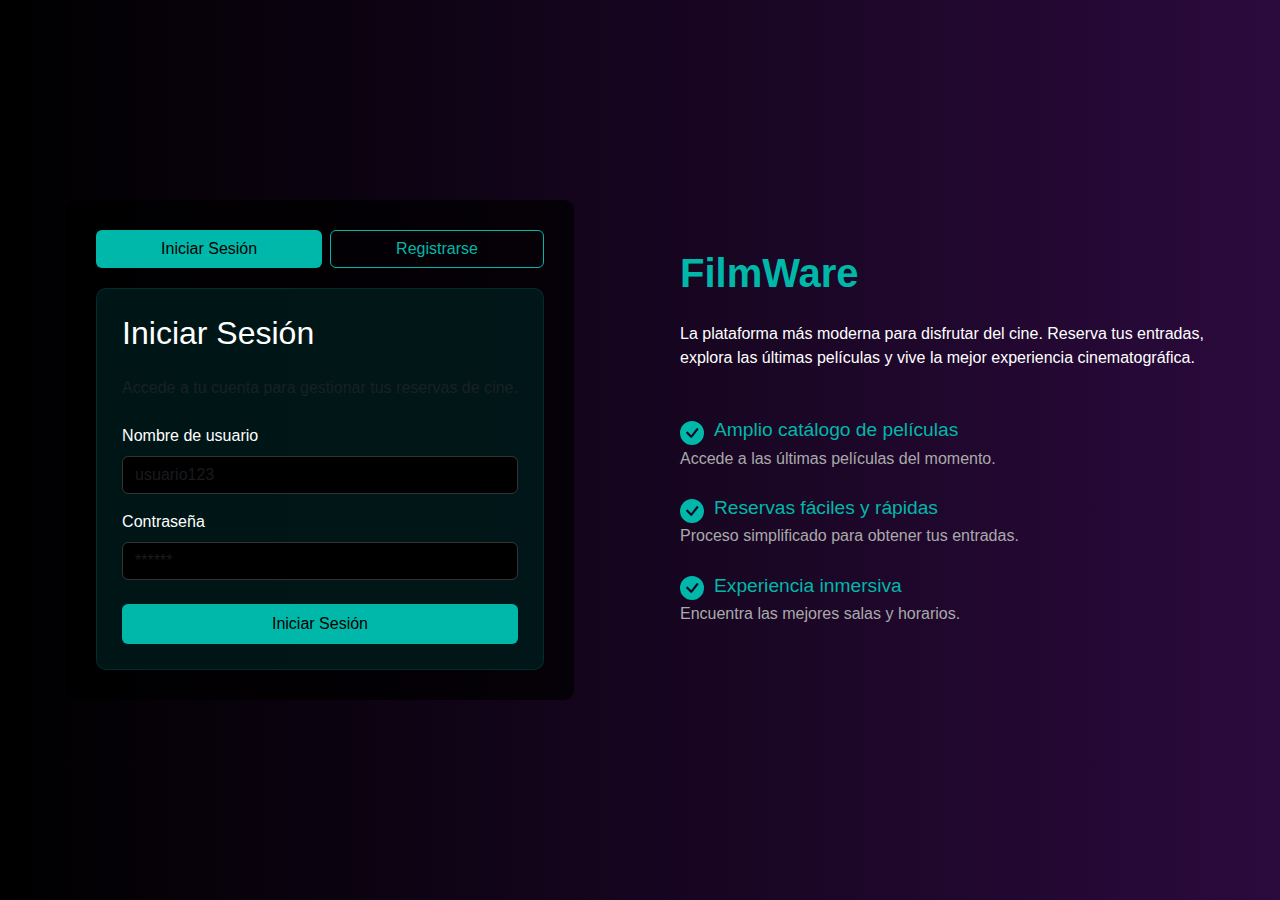
<file: sucursales.html>
<!DOCTYPE html>
<html lang="es">
<head>
    <meta charset="UTF-8">
    <meta name="viewport" content="width=device-width, initial-scale=1.0">
    <title>Sucursales</title>
    <link href="https://cdn.jsdelivr.net/npm/bootstrap@5.3.0-alpha1/dist/css/bootstrap.min.css" rel="stylesheet">
    <link rel="stylesheet" href="https://cdn.jsdelivr.net/npm/bootstrap-icons@1.8.1/font/bootstrap-icons.css">
    <link rel="stylesheet" href="componentes/navbar.css">
    <link rel="stylesheet" href="componentes/footer.css">
    <style>
        body {
            background-color: #0d1117;
            color: white;
            font-family: 'Segoe UI', Tahoma, Geneva, Verdana, sans-serif;
        }
        
        .main-container {
            max-width: 1200px;
            margin: 0 auto;
            padding: 20px;
            margin-top: 100px;
        }
        
        .search-box {
            background-color: #161b22;
            border: 1px solid #30363d;
            border-radius: 6px;
            padding: 8px 12px;
            width: 100%;
            color: #c9d1d9;
            min-width: 380px;
        }
        
        .search-box:focus {
            outline: none;
            border-color: #58a6ff;
        }
        
        .search-btn {
            background-color: #161b22;
            border: 1px solid #30363d;
            color: #c9d1d9;
        }
        
        .branch-card {
            background-color: #161b22;
            border-radius: 8px;
            padding: 15px;
            margin-bottom: 15px;
            border-left: 4px solid #00dbde;
        }
        
        .branch-name {
            font-size: 1.2rem;
            font-weight: bold;
            margin-bottom: 10px;
            color: #e6edf3;
        }
        
        .branch-info {
            margin-bottom: 5px;
            color: #8b949e;
        }
        
        .branch-info i {
            margin-right: 8px;
            color: #8b949e;
        }
        
        .action-btn {
            color: #58a6ff;
            background: transparent;
            border: none;
            cursor: pointer;
            padding: 5px;
        }
        
        .delete-btn {
            color: #f85149;
        }
        
        .header-container {
            display: flex;
            justify-content: space-between;
            align-items: center;
            margin-bottom: 20px;
        }
    </style>
</head>
<body>
    <!-- Header -->
    <div id="navbar"></div>
    <!-- Main Content -->
    <div class="main-container">
        <!-- Sucursales Section -->
        <div class="header-container">
            <h2>Sucursales</h2>
            <div class="search-container d-flex">
                <input type="text" class="search-box" placeholder="Buscar por nombre, ciudad o localidad...">
                <button class="btn search-btn ms-2">
                    <i class="bi bi-search"></i>
                </button>
            </div>
        </div>

        <!-- Branch Cards -->
        <div class="branches-container" id="branchesContainer">
        <!-- Las sucursales se insertarán por JS -->
        </div>
    </div>

    <!-- Footer -->
    <div id="footer"></div>

    <script src="https://cdn.jsdelivr.net/npm/bootstrap@5.3.0-alpha1/dist/js/bootstrap.bundle.min.js"></script>
    <script src="include.js"></script>
    <script>
        document.addEventListener('DOMContentLoaded', function () {
            const searchBox = document.querySelector('.search-box');
            const searchBtn = document.querySelector('.search-btn');
            const branchesContainer = document.getElementById('branchesContainer');
            let sucursales = [];

            const token = localStorage.getItem('tokenFilmWare');
            if (!token) {
                alert('No estás autenticado');
                window.location.href = 'login.html';
                return;
            }

            // Obtener sucursales desde backend
            fetch('http://localhost:3002/api/sucursales', {
                headers: {
                    Authorization: `Bearer ${token}`
                }
            })
                .then(res => res.json())
                .then(data => {
                    sucursales = data;
                    renderSucursales(data);
                })
                .catch(err => {
                    console.error('Error al obtener sucursales:', err);
                    branchesContainer.innerHTML = '<p class="text-center text-danger">No se pudieron cargar las sucursales</p>';
                });

            // Renderizar sucursales
            function renderSucursales(lista) {
                branchesContainer.innerHTML = '';

                if (lista.length === 0) {
                    branchesContainer.innerHTML = '<p class="text-center text-secondary">No hay sucursales disponibles</p>';
                    return;
                }

                lista.forEach(sucursal => {
                    const card = document.createElement('div');
                    card.className = 'branch-card';
                    card.innerHTML = `
                    <div class="d-flex justify-content-between align-items-start">
                      <div class="branch-name">${sucursal.nombre}</div>
                    </div>
                    <div class="branch-info">
                      <i class="bi bi-geo-alt"></i> ${sucursal.calle} ${sucursal.numero}, ${sucursal.localidad}, ${sucursal.ciudad}
                    </div>
                    <div class="branch-info">
                      <i class="bi bi-door-open"></i> ${sucursal.numero_de_salas} salas
                    </div>
                    <div class="branch-info">
                      <i class="bi bi-people"></i> ${sucursal.capacidad} espectadores
                    </div>
                  `;
                    branchesContainer.appendChild(card);
                });
            }

            // Función de búsqueda
            function performSearch() {
                const searchTerm = searchBox.value.toLowerCase();
                const filtradas = sucursales.filter(s =>
                    s.nombre.toLowerCase().includes(searchTerm) ||
                    s.calle.toLowerCase().includes(searchTerm) ||
                    s.localidad.toLowerCase().includes(searchTerm) ||
                    s.ciudad.toLowerCase().includes(searchTerm)
                );
                renderSucursales(filtradas);
            }

            searchBtn.addEventListener('click', performSearch);
            searchBox.addEventListener('keyup', function (e) {
                if (e.key === 'Enter') {
                    performSearch();
                }
            });
        });
    </script>
        
</body>
</html>
</file>
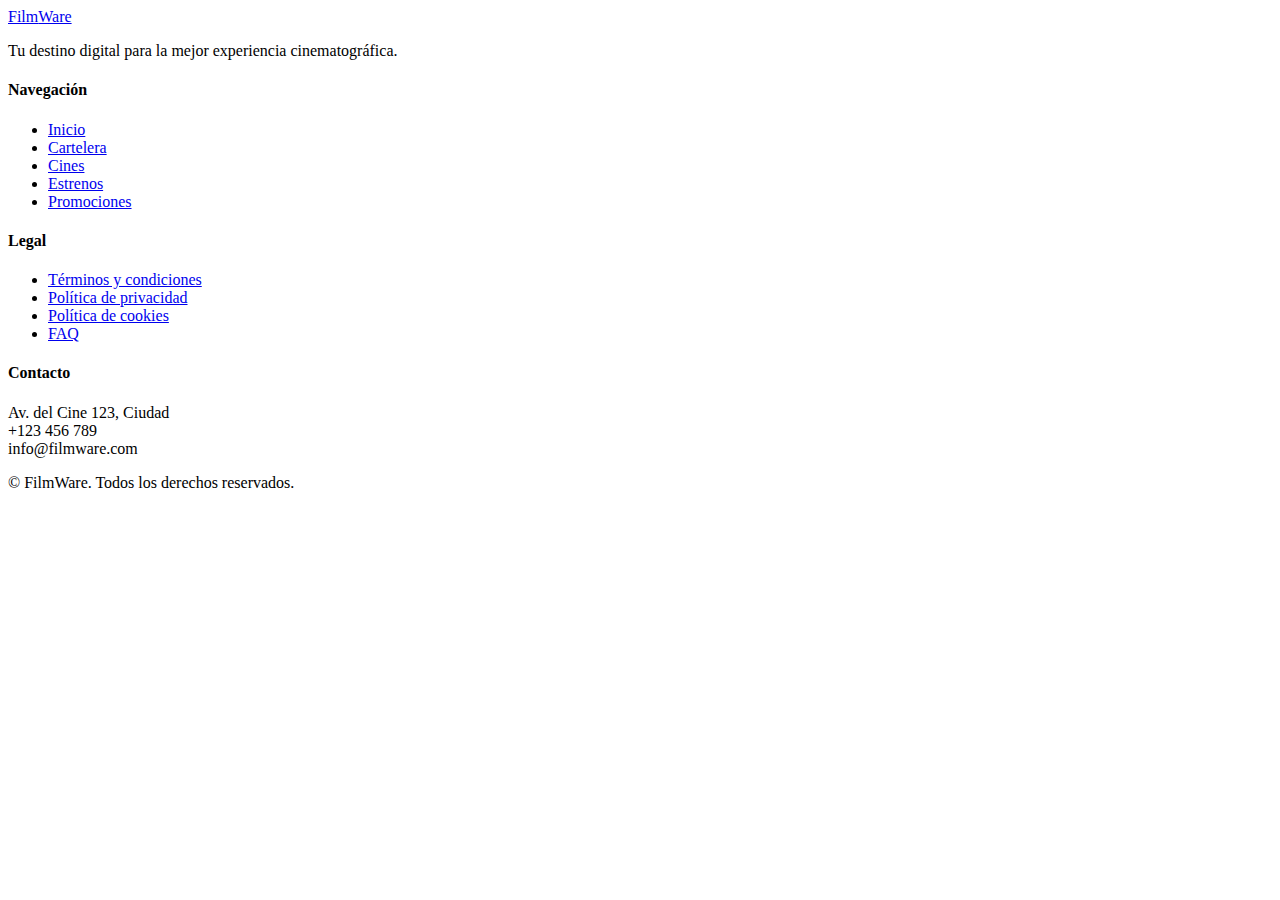
<file: componentes/footer.html>
<body>
    <footer class="footer">
        <div class="container">
            <div class="row gy-4">
                <div class="col-lg-3 col-md-6">
                    <div class="footer-brand mb-4">
                        <a href="#" class="navbar-brand">
                            <span class="logo-cyan">Film</span><span class="logo-magenta">Ware</span>
                        </a>
                        <p class="mt-3 mb-4">Tu destino digital para la mejor experiencia cinematográfica.</p>
                        <div class="social-links">
                            <a href="#" class="social-link"><i class="fab fa-facebook-f"></i></a>
                            <a href="#" class="social-link"><i class="fab fa-twitter"></i></a>
                            <a href="#" class="social-link"><i class="fab fa-instagram"></i></a>
                            <a href="#" class="social-link"><i class="fab fa-youtube"></i></a>
                        </div>
                    </div>
                </div>
    
                <div class="col-lg-3 col-md-6">
                    <h4 class="footer-heading">Navegación</h4>
                    <ul class="footer-links">
                        <li><a href="#" class="footer-link">Inicio</a></li>
                        <li><a href="cartelera.html" class="footer-link">Cartelera</a></li>
                        <li><a href="cines.html" class="footer-link">Cines</a></li>
                        <li><a href="#" class="footer-link">Estrenos</a></li>
                        <li><a href="#" class="footer-link">Promociones</a></li>
                    </ul>
                </div>
    
                <div class="col-lg-3 col-md-6">
                    <h4 class="footer-heading">Legal</h4>
                    <ul class="footer-links">
                        <li><a href="#" class="footer-link">Términos y condiciones</a></li>
                        <li><a href="#" class="footer-link">Política de privacidad</a></li>
                        <li><a href="#" class="footer-link">Política de cookies</a></li>
                        <li><a href="#" class="footer-link">FAQ</a></li>
                    </ul>
                </div>
    
                <div class="col-lg-3 col-md-6">
                    <h4 class="footer-heading">Contacto</h4>
                    <div class="contact-item">
                        <i class="fas fa-map-marker-alt contact-icon"></i>
                        <span class="contact-text">Av. del Cine 123, Ciudad</span>
                    </div>
                    <div class="contact-item">
                        <i class="fas fa-phone contact-icon"></i>
                        <span class="contact-text">+123 456 789</span>
                    </div>
                    <div class="contact-item">
                        <i class="fas fa-envelope contact-icon"></i>
                        <span class="contact-text">info@filmware.com</span>
                    </div>
                </div>
            </div>
    
            <div class="footer-bottom">
                <p>&copy; <span id="current-year"></span> FilmWare. Todos los derechos reservados.</p>
            </div>
        </div>
    </footer>
</body>
</file>
<file: componentes/navbar.css>
/* Header y Navegación */
.navbar {
    position: fixed;
    width: 100%;
    top: 0;
    z-index: 50;
    backdrop-filter: blur(10px);
    -webkit-backdrop-filter: blur(10px);
    background-color: rgba(15, 15, 26, 0.8);
    border-bottom: 1px solid rgba(0, 255, 255, 0.2);
    padding: 0.75rem 0;
}

.logo-cyan {
    color: #00FFFF; 
}

.logo-magenta {
    color: #FF00FF;
}

.navbar-brand {
    font-size: 1.75rem;
    font-weight: 700;
}

.nav-link {
    color: #F8F8F8 !important;
    font-weight: 500;
    transition: color 0.3s ease;
}

.nav-link:hover {
    color: #00FFFF !important;
}

.btn-login {
    color: #F8F8F8;
    border: 1px solid rgba(248, 248, 248, 0.3);
    border-radius: 50px;
    transition: all 0.3s ease;
    padding: 0.375rem 1rem;
}

.btn-login:hover {
    border-color: #00FFFF;
    color: #00FFFF;
}

.btn-register {
    background-color: #00FFFF;
    color: #0F0F1A;
    font-weight: 600;
    border-radius: 50px;
    transition: all 0.3s ease;
    padding: 0.375rem 1.25rem;
}

.btn-register:hover {
    background-color: rgba(0, 255, 255, 0.9);
    box-shadow: 0 0 15px rgba(0, 255, 255, 0.7);
}
</file>
<file: componentes/footer.css>
/* Footer */
.footer {
    background-color: #1C1C2E;
    border-top: 1px solid rgba(0, 255, 255, 0.2);
    padding: 3rem 0 0;
}

.footer p {
    color: rgba(248, 248, 248, 0.7);
}

.social-links {
    display: flex;
    gap: 1rem;
}

.social-link {
    color: rgba(248, 248, 248, 0.7);
    font-size: 1.125rem;
    transition: color 0.3s ease;
}

.social-link:hover {
    color: #00FFFF;
}

.footer-heading {
    font-size: 1.125rem;
    margin-bottom: 1.25rem;
}

.footer-links {
    list-style: none;
    padding-left: 0;
}

.footer-links li {
    margin-bottom: 0.75rem;
}

.footer-link {
    color: rgba(248, 248, 248, 0.7);
    transition: color 0.3s ease;
    text-decoration: none;
}

.footer-link:hover {
    color: #00FFFF;
}

.contact-item {
    display: flex;
    align-items: flex-start;
    margin-bottom: 0.75rem;
}

.contact-icon {
    color: #00FFFF;
    margin-right: 0.75rem;
    margin-top: 0.25rem;
}

.contact-text {
    color: rgba(248, 248, 248, 0.7);    
}

.footer-bottom {
    margin-top: 3rem;
    padding: 1.5rem 0;
    text-align: center;
    border-top: 1px solid rgba(248, 248, 248, 0.1);
    color: rgba(248, 248, 248, 0.5);
    font-size: 0.875rem;
}
</file>
